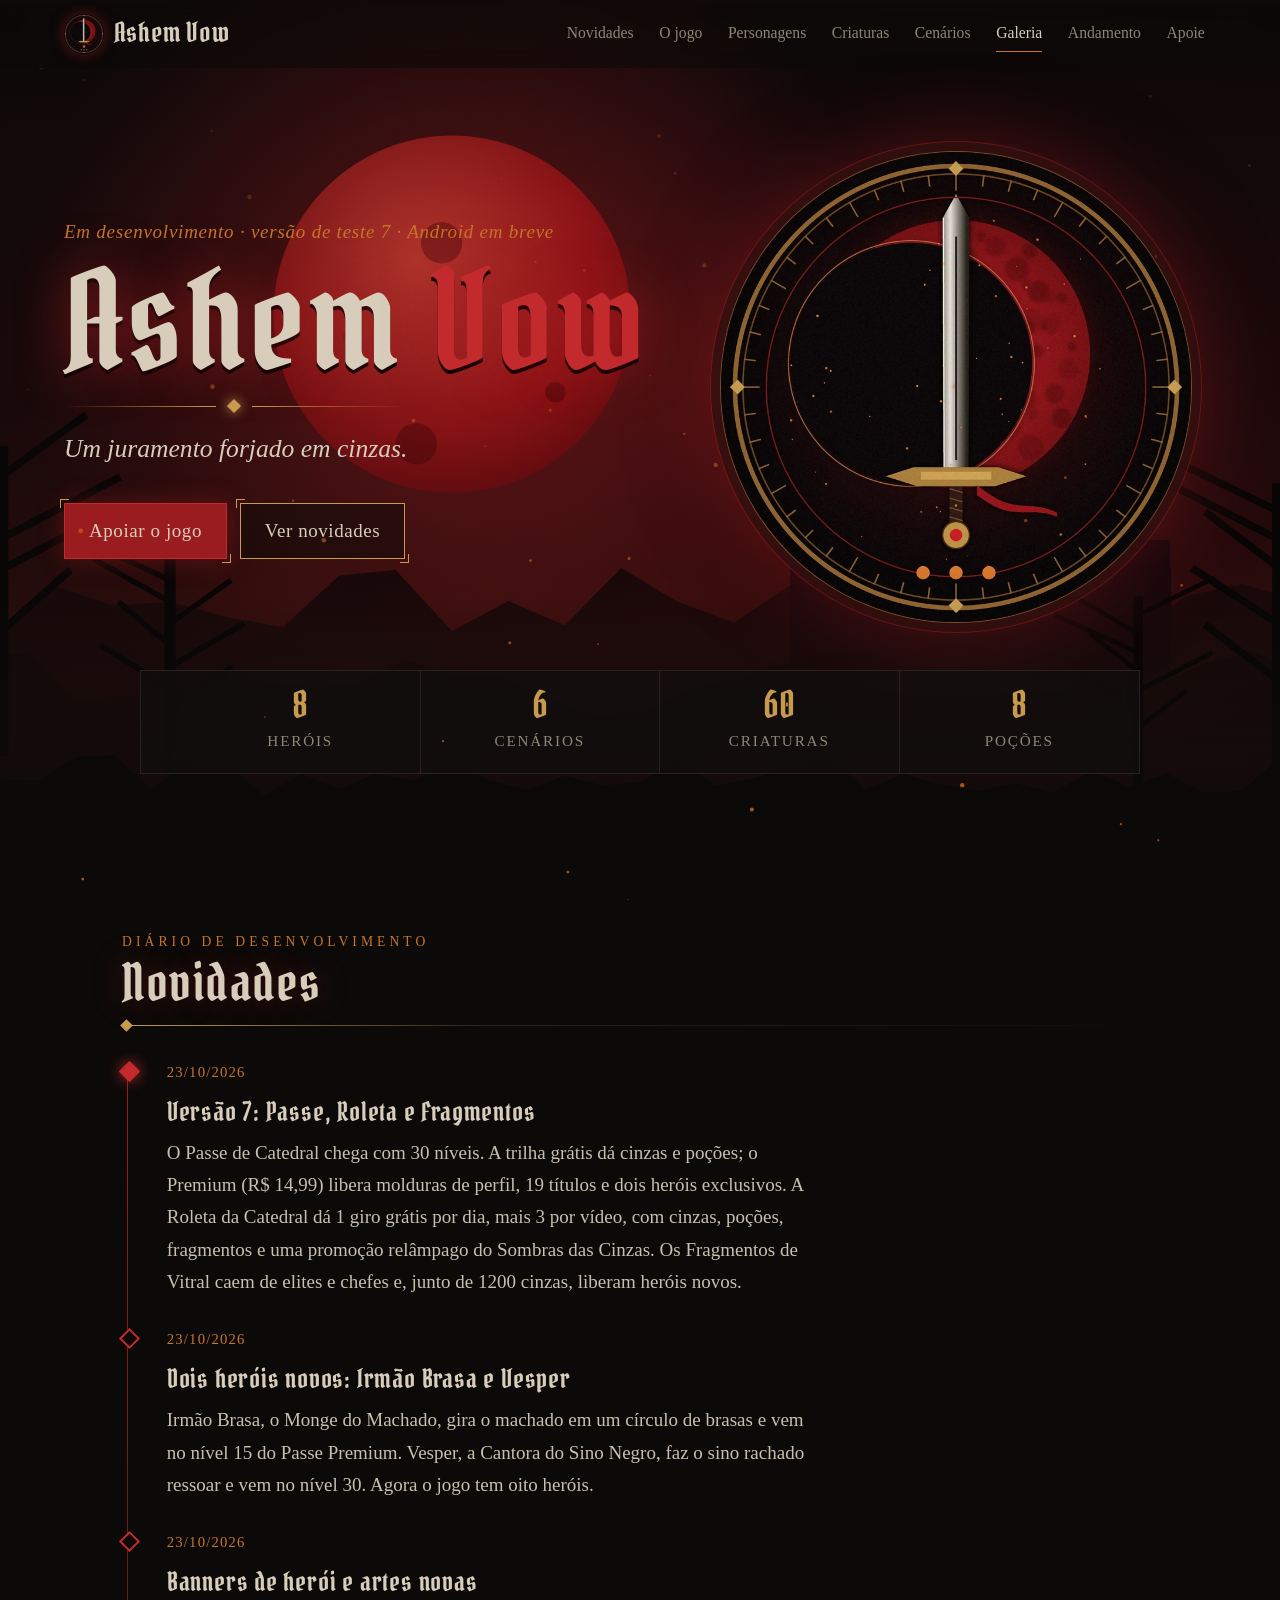
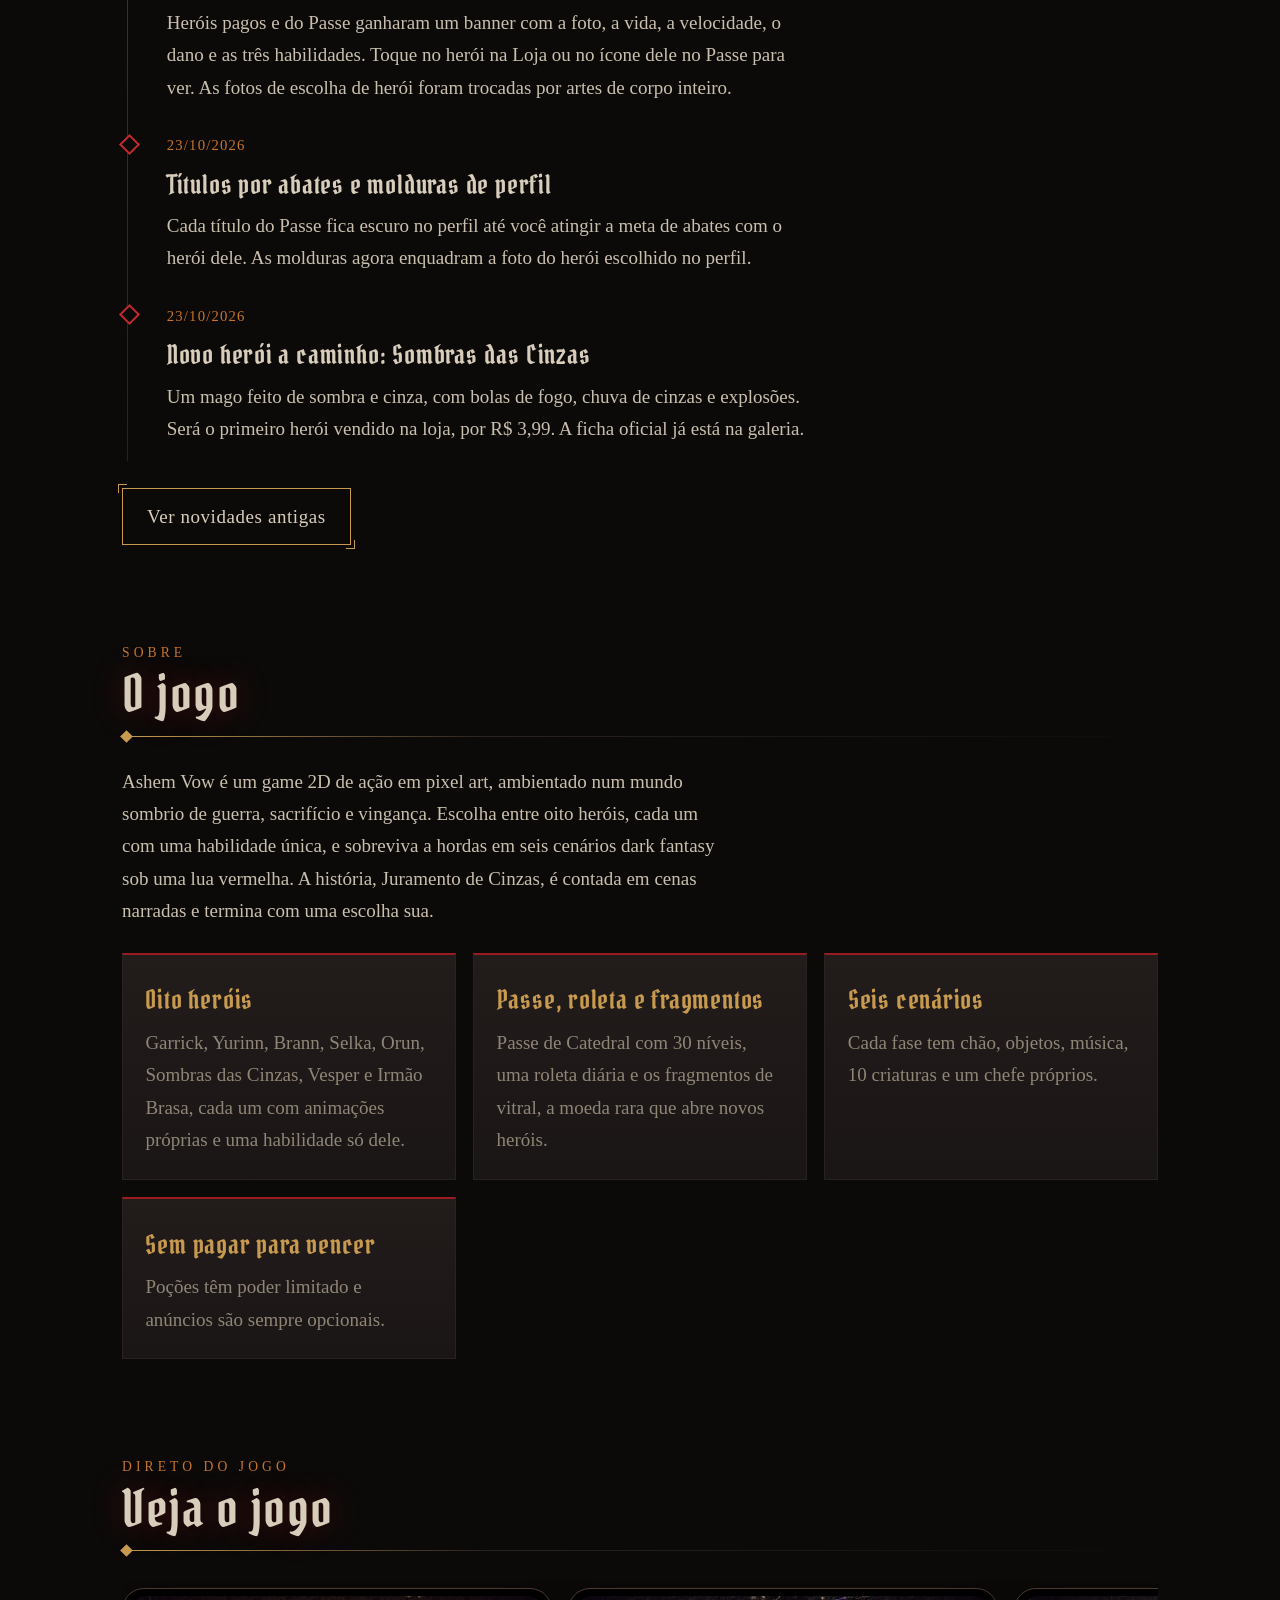
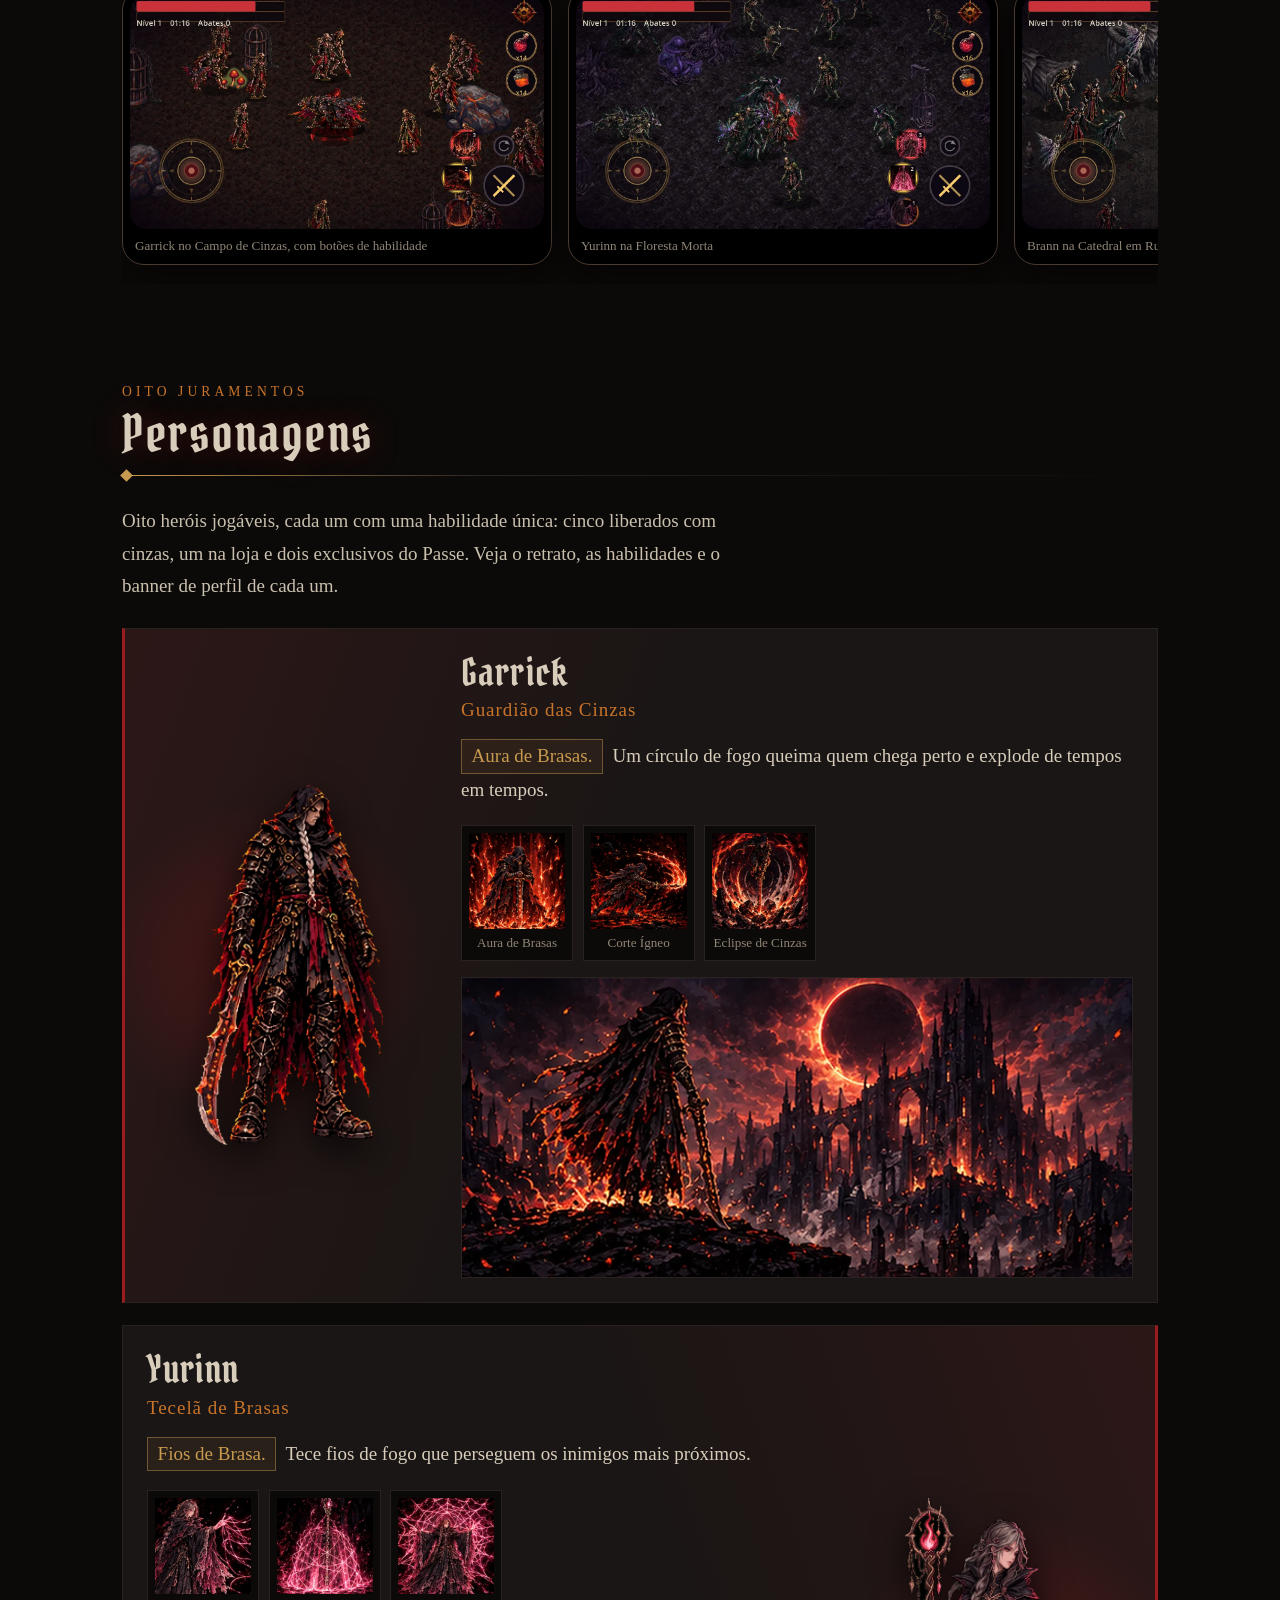
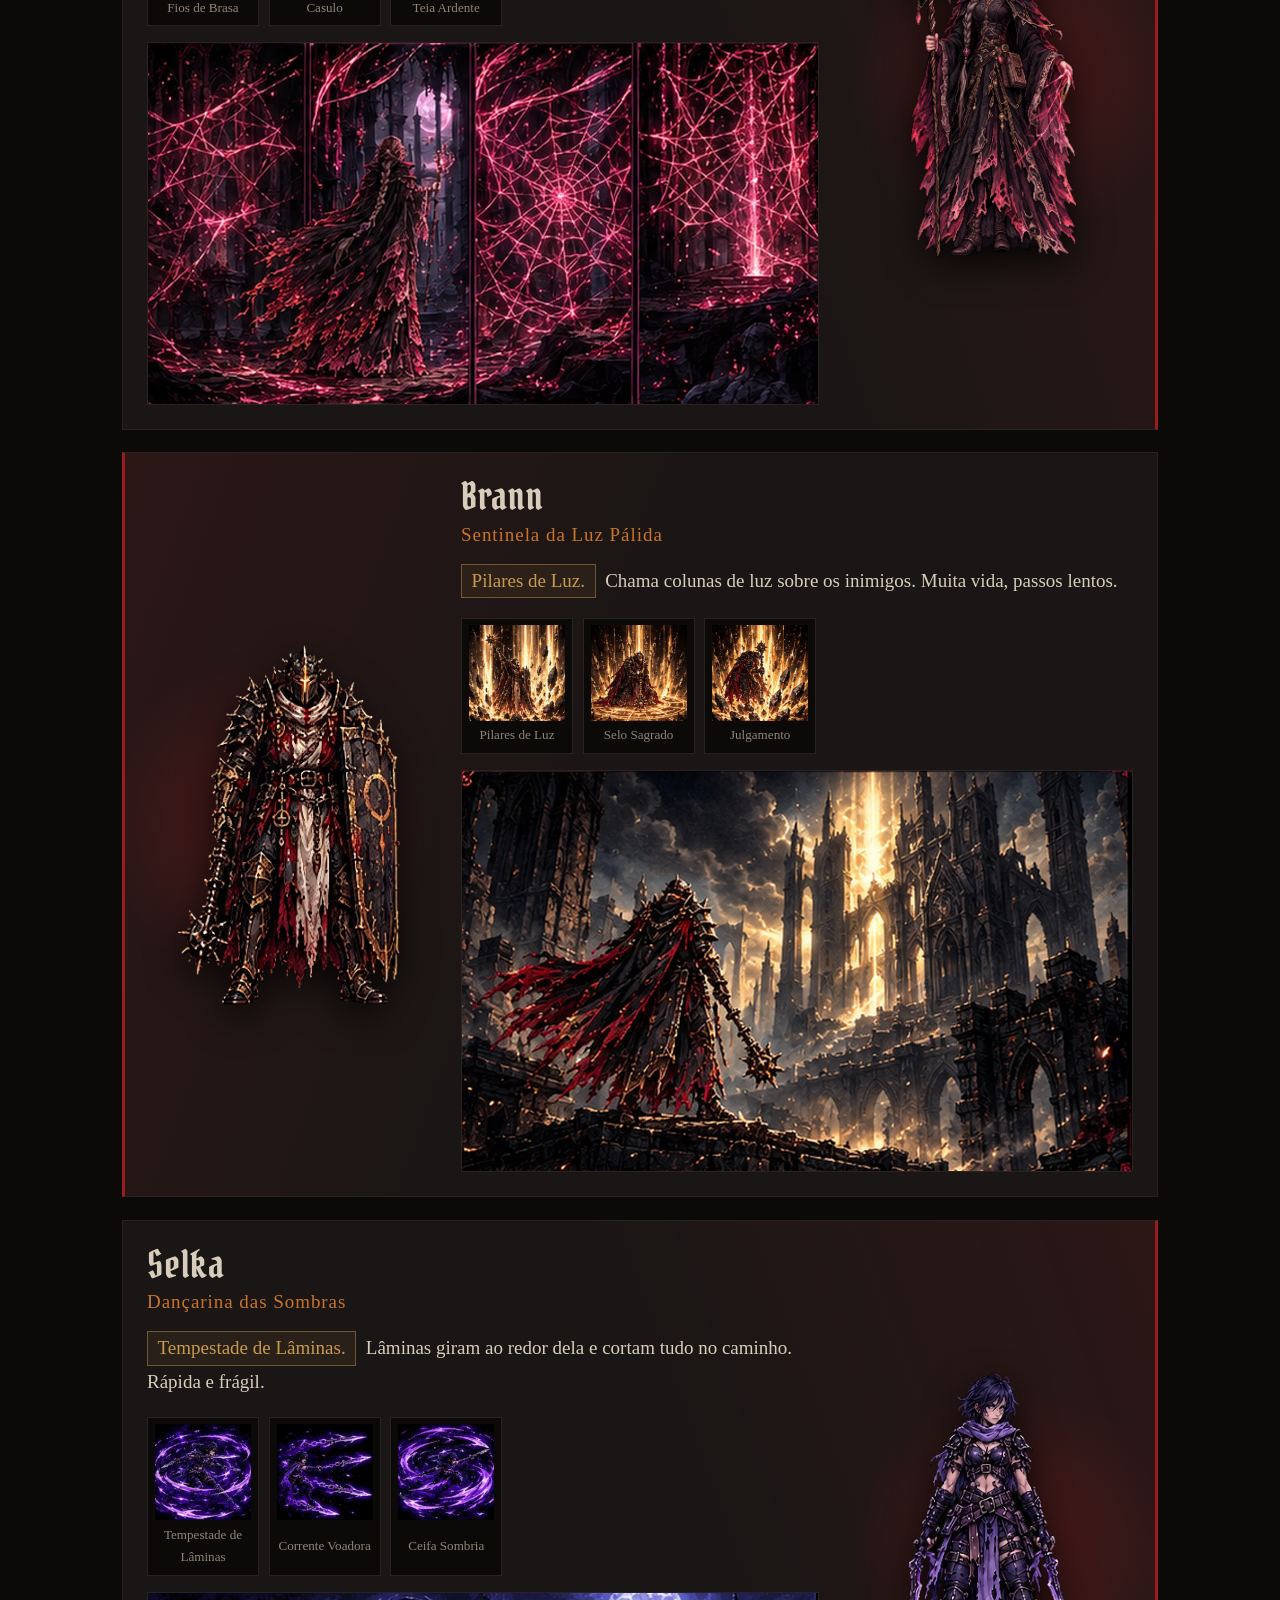
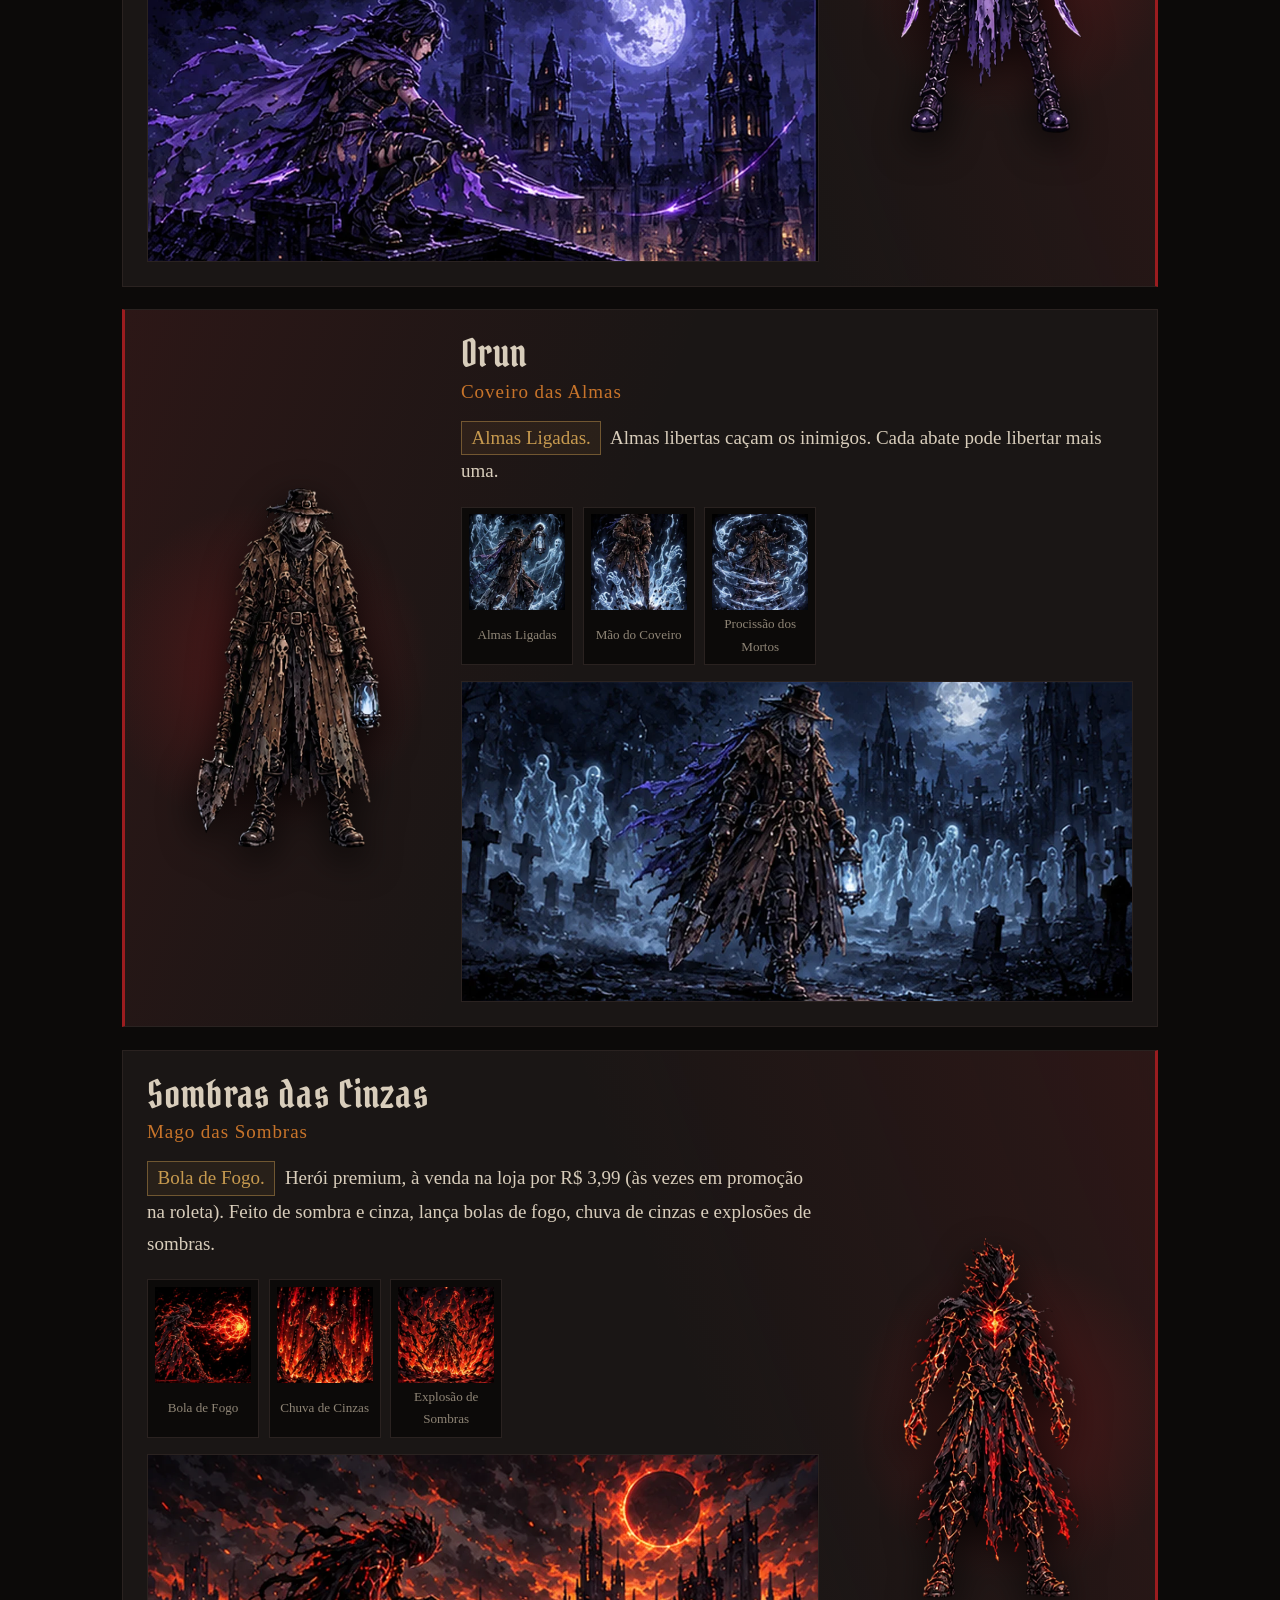
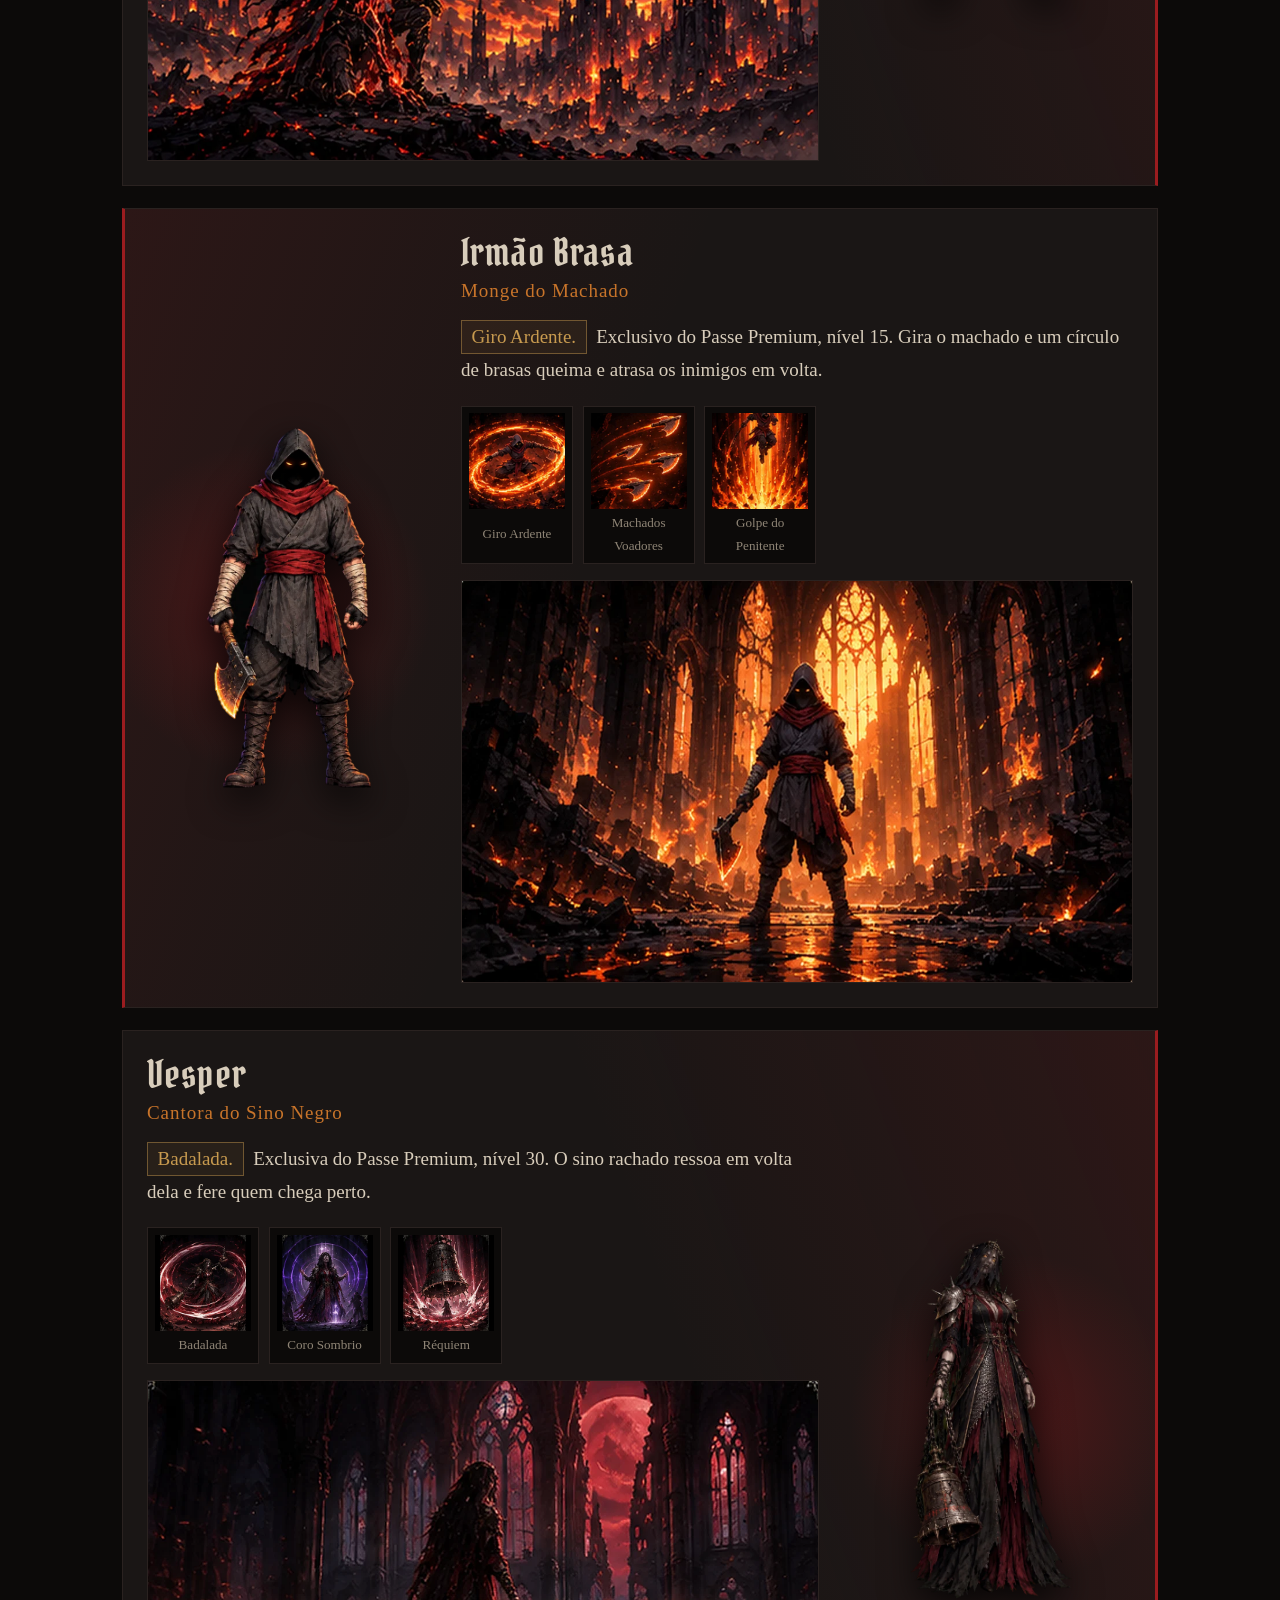
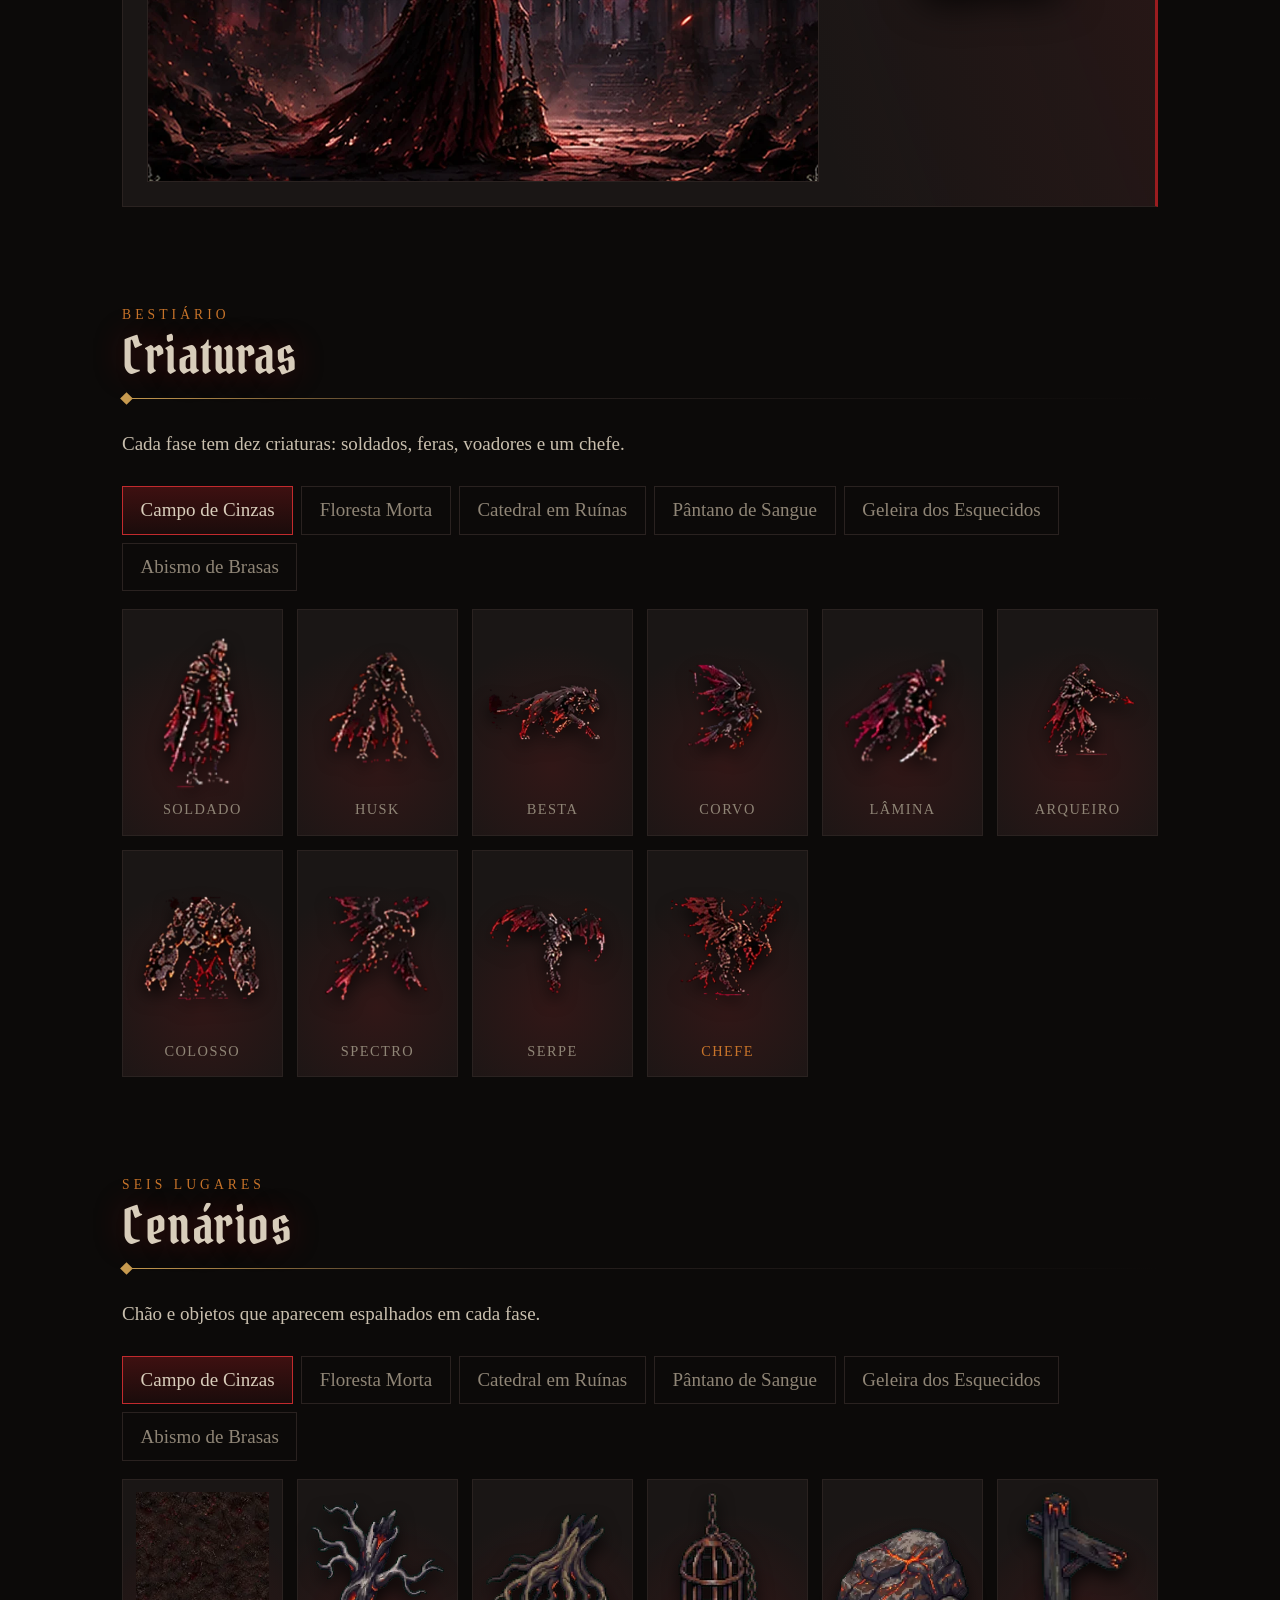
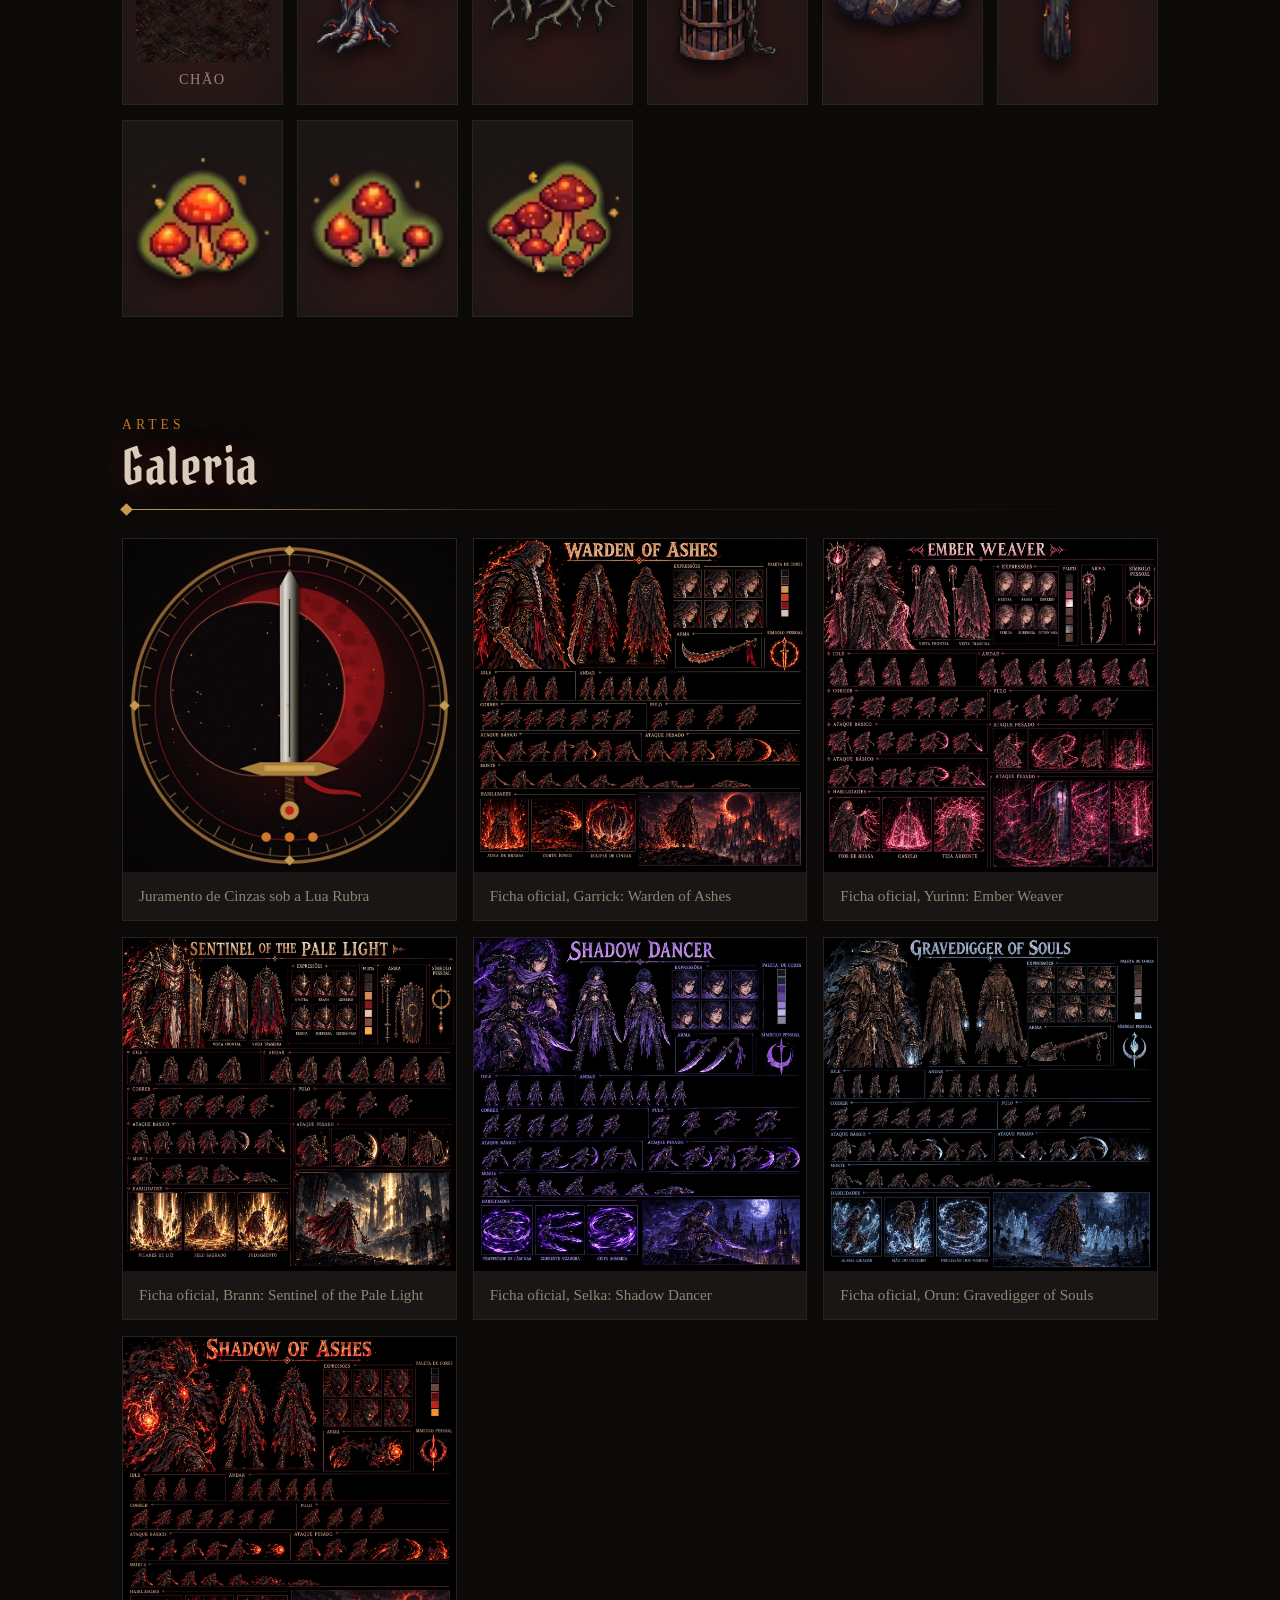
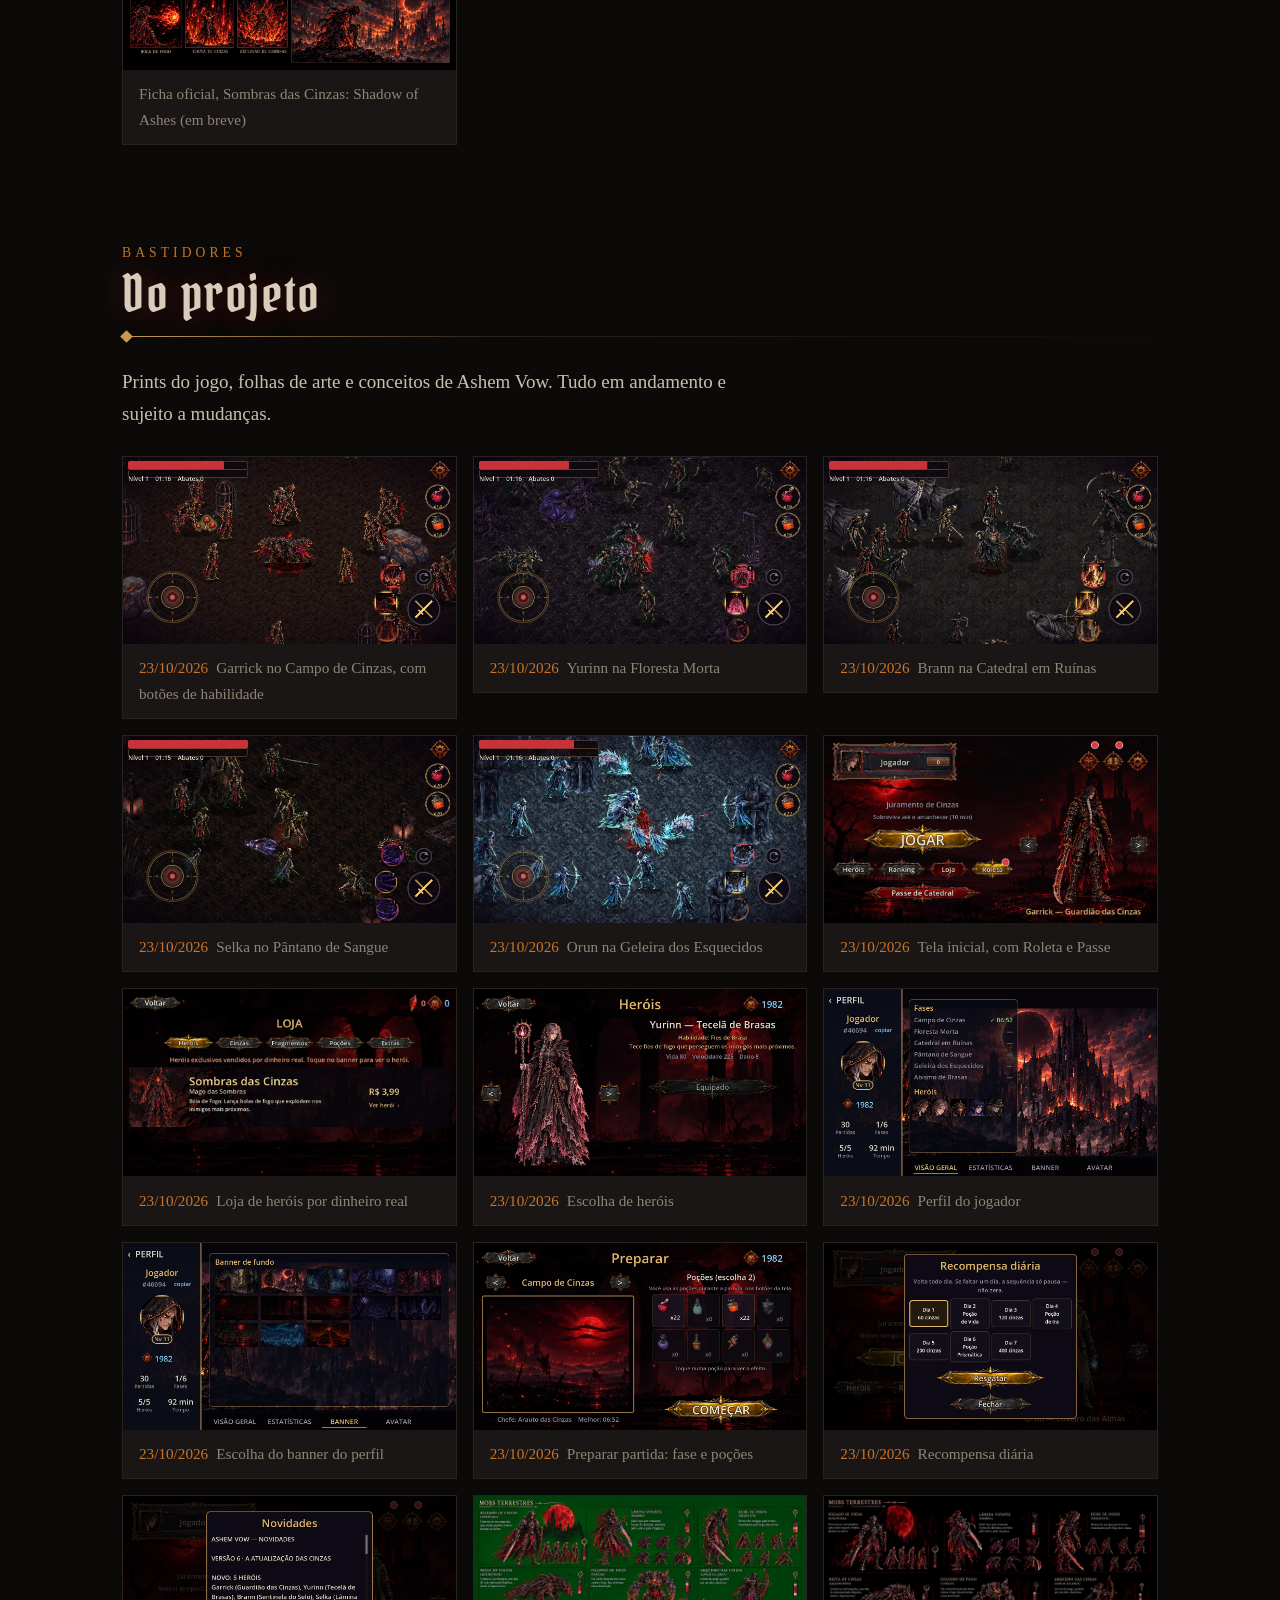
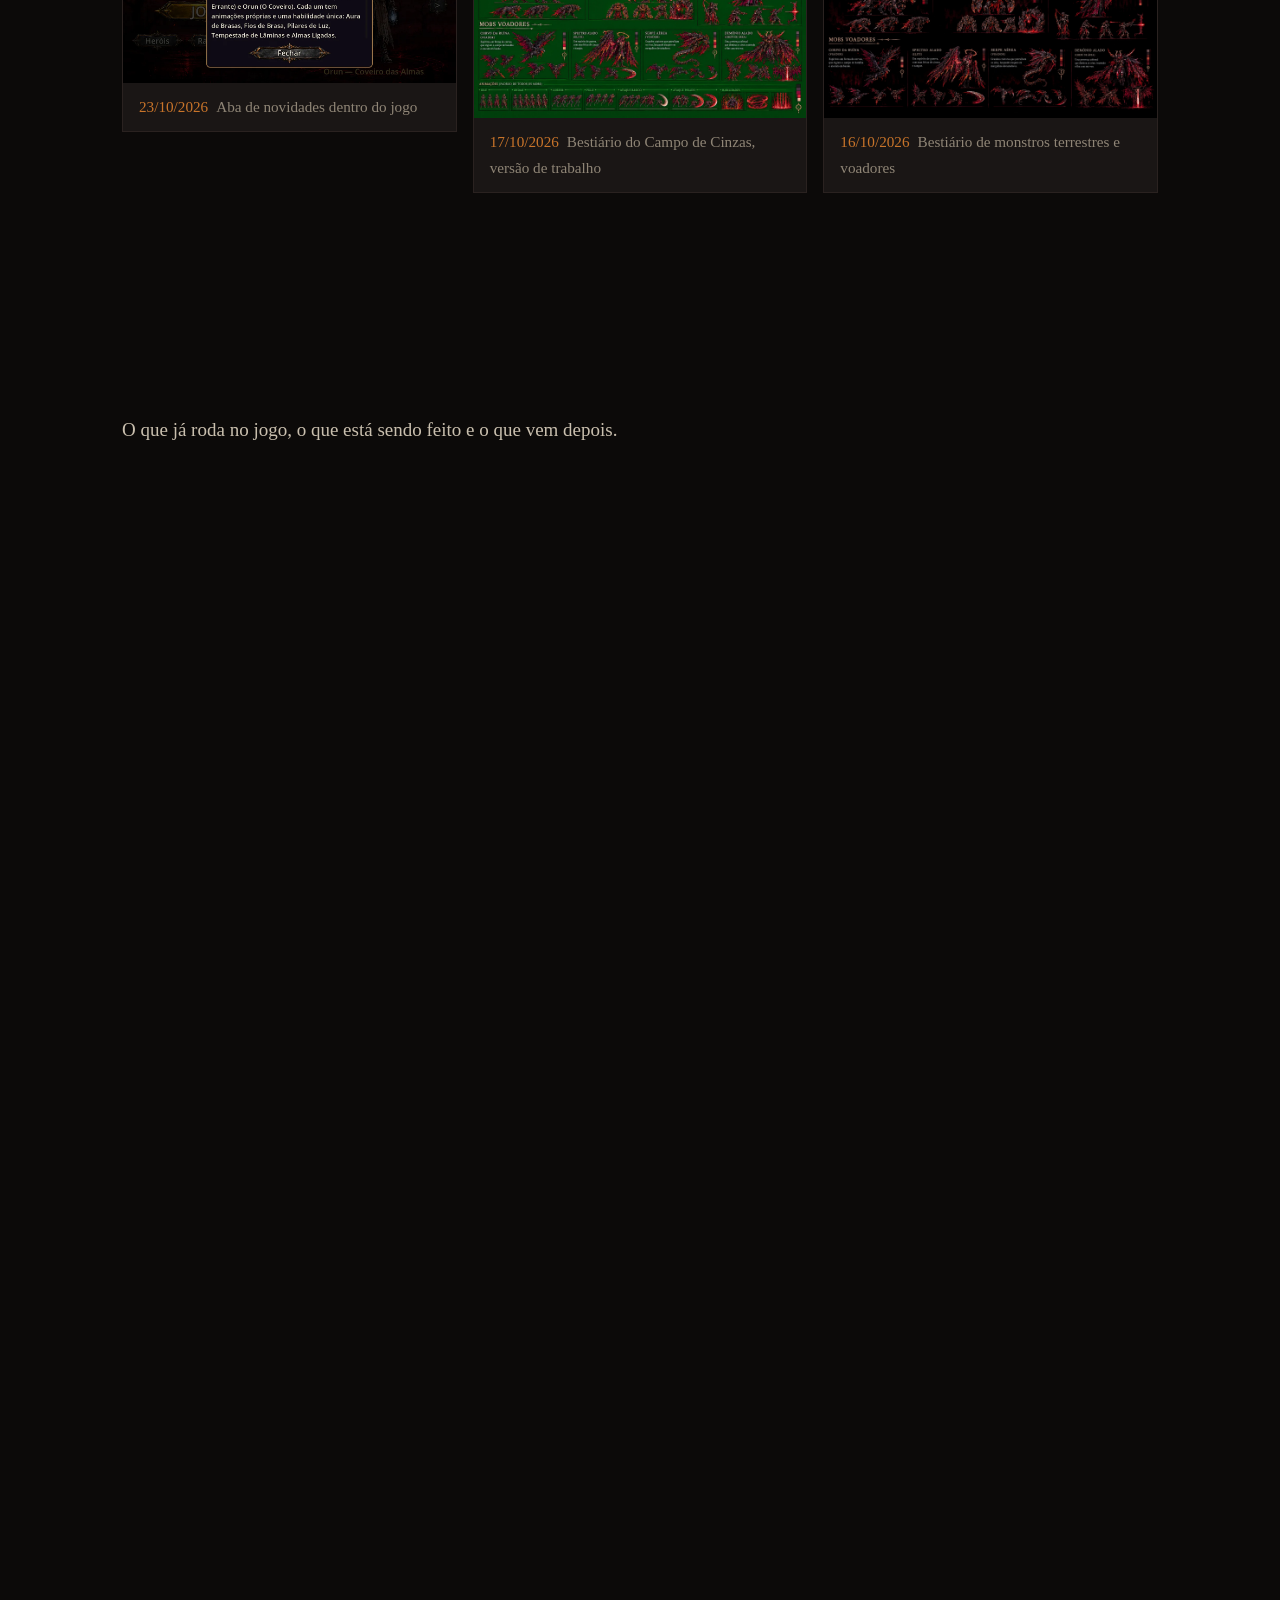
<file: index.html>
<!doctype html>
<html lang="pt-BR">
<head>
<meta charset="utf-8"><meta name="viewport" content="width=device-width,initial-scale=1">
<title>Ashem Vow · game 2D dark fantasy</title>
<meta name="description" content="Ashem Vow, game 2D dark fantasy em desenvolvimento por Teecki: 5 heróis, 6 cenários e uma história em cenas. Acompanhe e apoie o projeto.">
<meta property="og:title" content="Ashem Vow"><meta property="og:image" content="assets/og-image.jpg"><meta name="twitter:card" content="summary_large_image"><meta property="og:description" content="Um juramento forjado em cinzas.">
<meta name="theme-color" content="#0c0a09">
<link rel="icon" type="image/png" href="assets/favicon.png"><link rel="apple-touch-icon" href="assets/apple-touch-icon.png">
<link rel="preconnect" href="https://fonts.googleapis.com"><link rel="preconnect" href="https://fonts.gstatic.com" crossorigin>
<link href="https://fonts.googleapis.com/css2?family=Pirata+One&family=IM+Fell+English:ital@0;1&display=swap" rel="stylesheet">
<link rel="stylesheet" href="style.css">
<script async src="https://pagead2.googlesyndication.com/pagead/js/adsbygoogle.js?client=ca-pub-4655197030235579" crossorigin="anonymous"></script>
<meta name="google-adsense-account" content="ca-pub-4655197030235579">
</head>
<body>
<canvas id="embers" aria-hidden="true"></canvas>
<div id="progress" aria-hidden="true"></div>
<header class="nav" id="nav">
  <a class="logo" href="#topo"><img src="assets/emblema.webp" alt="" width="40" height="40">Ashem Vow</a>
  <button id="menu" class="menu" aria-label="Abrir menu" aria-expanded="false"><span></span><span></span><span></span></button>
  <nav id="links"><a href="#novidades">Novidades</a><a href="#jogo">O jogo</a><a href="#personagens">Personagens</a><a href="#criaturas">Criaturas</a><a href="#cenarios">Cenários</a><a href="#projeto">Galeria</a><a href="#andamento">Andamento</a><a href="#apoie">Apoie</a></nav>
</header>

<section id="topo" class="hero">
  <div class="hero-bg" aria-hidden="true"></div>
  <div class="hero-inner">
    <div class="hero-text">
      <p id="status" class="status"></p>
      <h1>Ashem <span>Vow</span></h1>
      <div class="orn" aria-hidden="true"><i></i><b></b><i></i></div>
      <p id="frase" class="frase"></p>
      <div class="btns"><a class="btn red" href="#apoie">Apoiar o jogo</a><a class="btn" href="#novidades">Ver novidades</a></div>
    </div>
    <div class="hero-art"><img class="hero-knight" src="assets/logo-ashem-vow.webp" alt="Logo de Ashem Vow: guerreiro encapuzado sob a lua vermelha"></div>
  </div>
  <ul id="stats" class="stats"></ul>
</section>

<main>
  <section id="novidades"><header class="sec"><span>Diário de desenvolvimento</span><h2>Novidades</h2></header>
    <div id="news" class="news"></div><button id="news-more" class="btn more" hidden>Ver novidades antigas</button></section>
  <div class="ad" data-ad></div>
  <section id="jogo"><header class="sec"><span>Sobre</span><h2>O jogo</h2></header><p id="sobre" class="lead"></p><div id="recursos" class="recursos"></div></section>
  <section id="veja"><header class="sec"><span>Direto do jogo</span><h2>Veja o jogo</h2></header><div id="prints" class="prints" tabindex="0" aria-label="Prints do jogo"></div></section>
  <section id="personagens"><header class="sec"><span>Oito juramentos</span><h2>Personagens</h2></header><p class="lead">Oito heróis jogáveis, cada um com uma habilidade única: cinco liberados com cinzas, um na loja e dois exclusivos do Passe. Veja o retrato, as habilidades e o banner de perfil de cada um.</p><div id="personagens-itens" class="herois"></div></section>
  <section id="criaturas"><header class="sec"><span>Bestiário</span><h2>Criaturas</h2></header><p class="lead">Cada fase tem dez criaturas: soldados, feras, voadores e um chefe.</p><div id="criaturas-abas" class="abas"></div><div id="criaturas-itens" class="criaturas"></div></section>
  <section id="cenarios"><header class="sec"><span>Seis lugares</span><h2>Cenários</h2></header><p class="lead">Chão e objetos que aparecem espalhados em cada fase.</p><div id="cenarios-abas" class="abas"></div><div id="cenarios-itens" class="cenarios"></div></section>
  <section id="galeria"><header class="sec"><span>Artes</span><h2>Galeria</h2></header><div id="galeria-itens" class="galeria"></div></section>
  <section id="projeto"><header class="sec"><span>Bastidores</span><h2>Do projeto</h2></header><p id="projeto-intro" class="lead"></p><div id="projeto-itens" class="galeria grande"></div></section>
  <section id="andamento"><header class="sec"><span>Roteiro</span><h2>Andamento</h2></header><p class="lead">O que já roda no jogo, o que está sendo feito e o que vem depois.</p><div id="andamento-itens" class="andamento"></div></section>
  <section id="apoie" class="apoie">
    <header class="sec"><span>Ajude o juramento</span><h2>Apoie Ashem Vow</h2></header>
    <p class="lead">Seu apoio paga ferramentas, arte e tempo de desenvolvimento. Qualquer valor ajuda.</p>
    <div class="apoie-grid">
      <div class="box"><h3>Pix</h3><p>Chave (<span id="pix-tipo"></span>):</p><code id="pix-chave"></code><button id="copiar" class="btn red">Copiar chave</button><p id="copiado" class="ok" aria-live="polite"></p></div>
      <div class="box"><h3>LivePix</h3><p>Doe com QR Code ou cartão:</p><iframe id="livepix" title="Doar via LivePix" loading="lazy"></iframe></div>
    </div>
  </section>
  <div class="ad" data-ad></div>
  <section id="criador"><header class="sec"><span>Quem faz</span><h2>Criador</h2></header><div class="criador"><div><h3 id="c-nome"></h3><p id="c-bio"></p></div>
    <div class="links"><a id="c-email" class="btn">E-mail</a><a id="c-insta" class="btn" target="_blank" rel="noopener">Instagram</a></div></div></section>
</main>
<footer>
  <img src="assets/emblema.webp" alt="" width="72" height="72">
  <p class="f-title">Ashem Vow</p>
  <p>© <span id="ano"></span> Ashem Vow · feito por <span id="f-nome"></span>. Projeto independente de homenagem ao dark fantasy.</p>
  <p><a href="#topo">Voltar ao topo ↑</a> · <a href="privacidade.html">Política de Privacidade</a></p>
</footer>
<script src="content.js"></script><script src="app.js"></script>
</body></html>
</file>
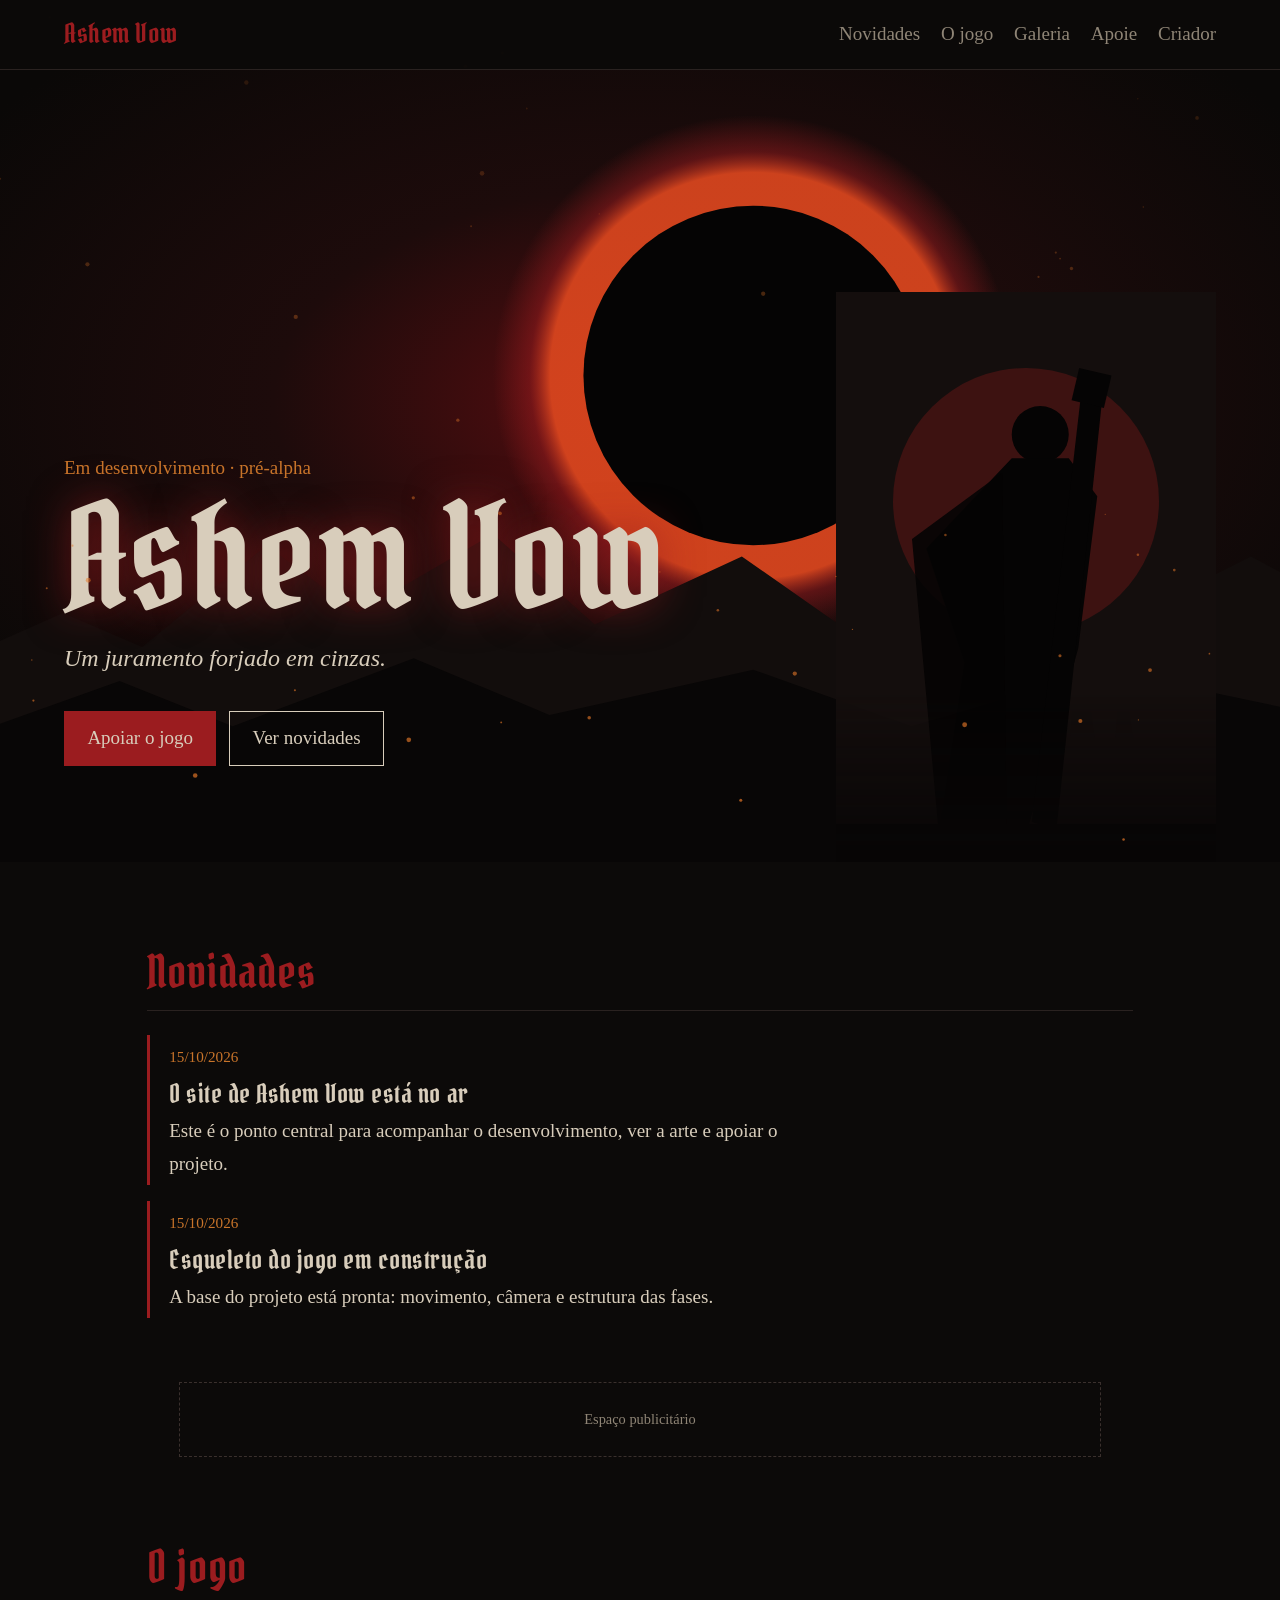
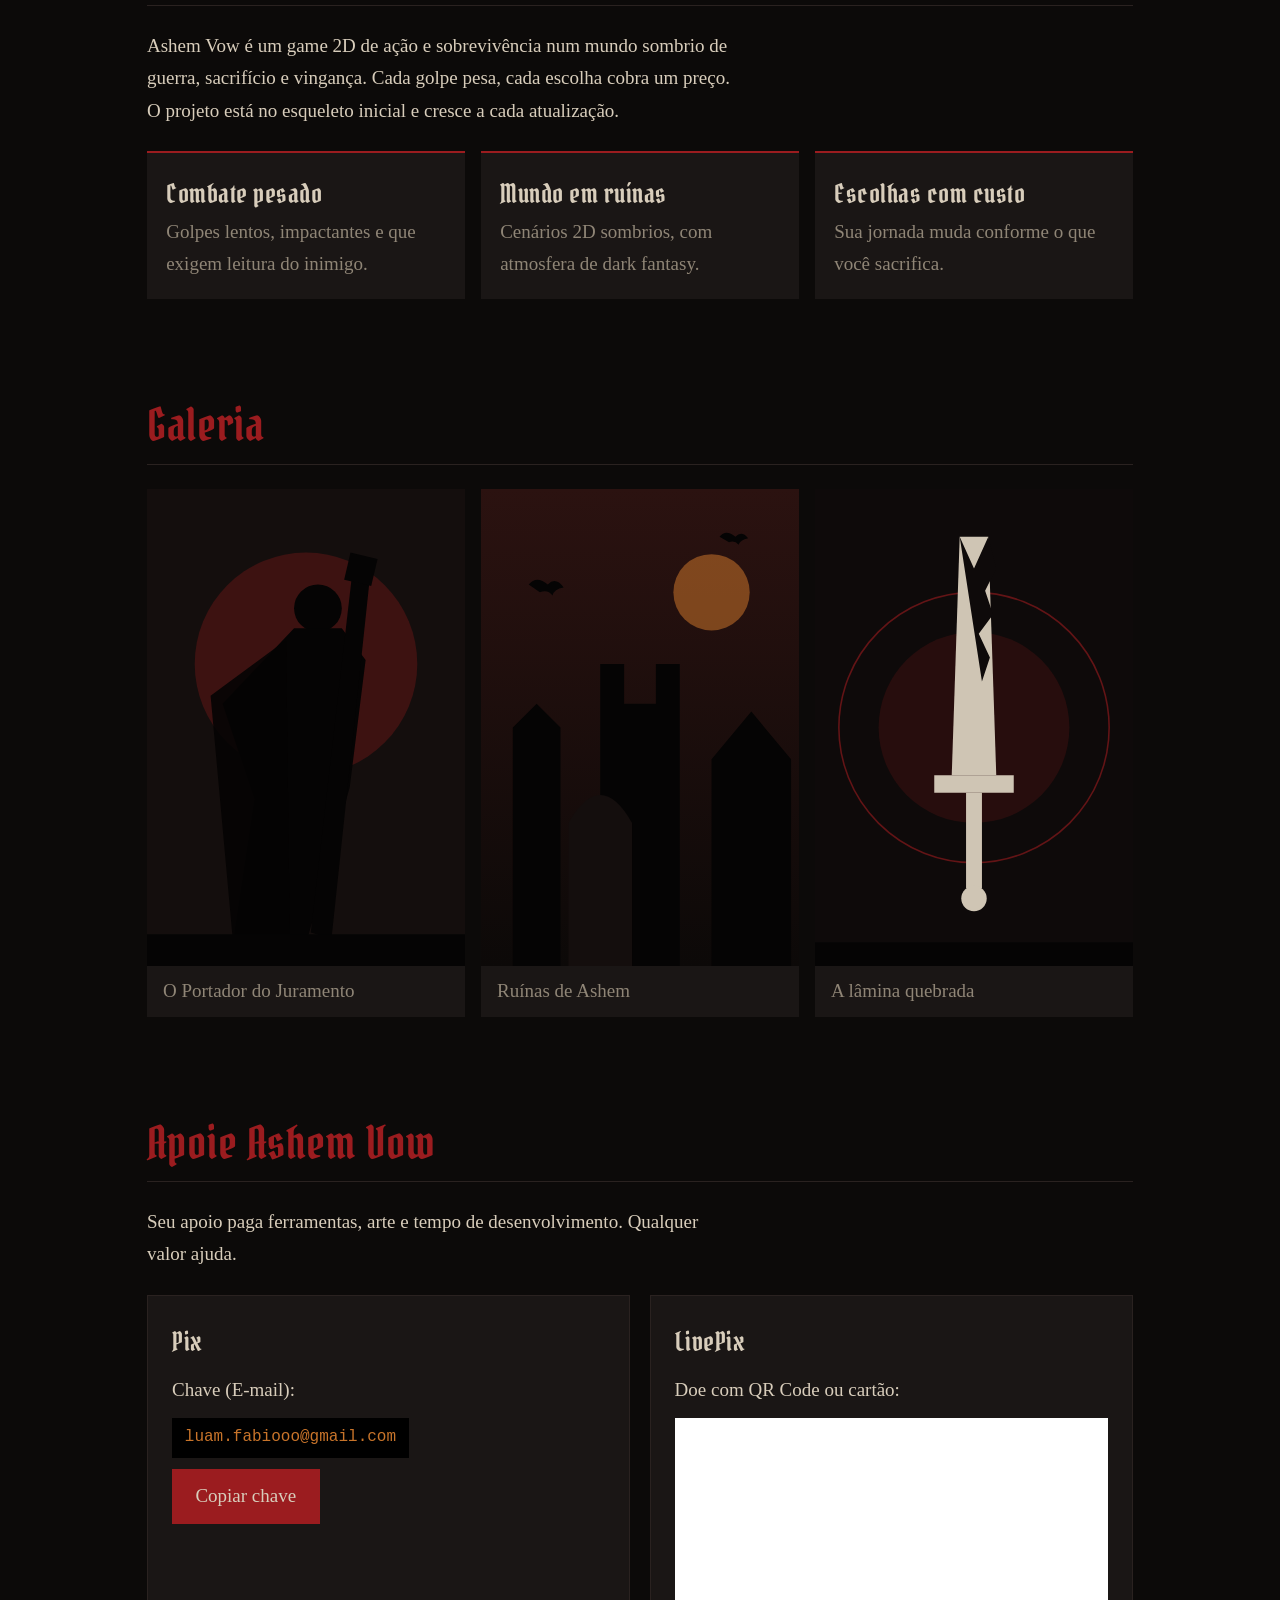
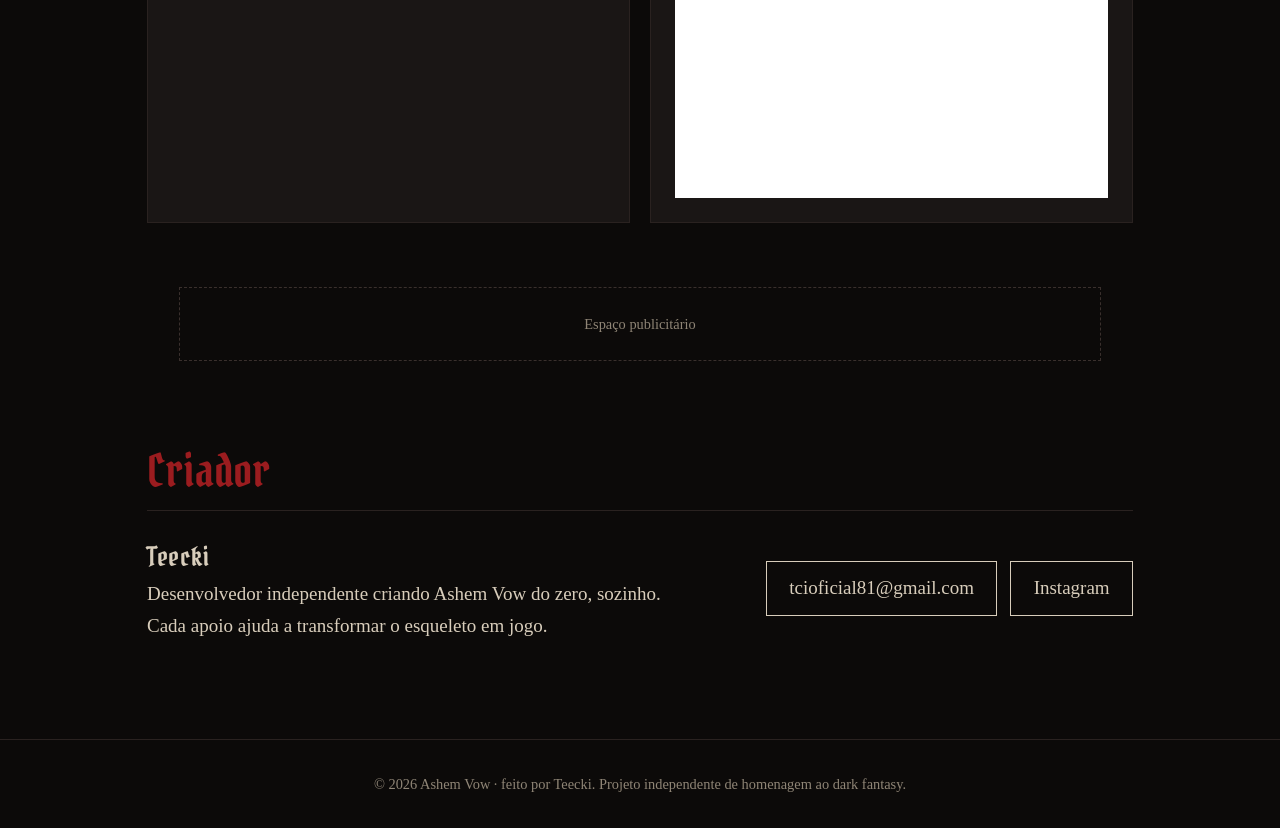
<file: ashem-vow_site/index.html>
<!doctype html>
<html lang="pt-BR">
<head>
<meta charset="utf-8"><meta name="viewport" content="width=device-width,initial-scale=1">
<title>Ashem Vow · game 2D dark fantasy</title>
<meta name="description" content="Ashem Vow, game 2D dark fantasy em desenvolvimento por Teecki. Acompanhe as novidades e apoie o projeto.">
<meta property="og:title" content="Ashem Vow"><meta property="og:description" content="Um juramento forjado em cinzas.">
<link rel="icon" href="assets/favicon.svg">
<link rel="preconnect" href="https://fonts.googleapis.com"><link rel="preconnect" href="https://fonts.gstatic.com" crossorigin>
<link href="https://fonts.googleapis.com/css2?family=Pirata+One&family=IM+Fell+English:ital@0;1&display=swap" rel="stylesheet">
<link rel="stylesheet" href="style.css">
</head>
<body>
<canvas id="embers" aria-hidden="true"></canvas>
<header class="nav">
  <a class="logo" href="#topo">Ashem Vow</a>
  <nav><a href="#novidades">Novidades</a><a href="#jogo">O jogo</a><a href="#galeria">Galeria</a><a href="#apoie">Apoie</a><a href="#criador">Criador</a></nav>
</header>

<section id="topo" class="hero">
  <div class="hero-text">
    <p id="status" class="status"></p>
    <h1>Ashem Vow</h1>
    <p id="frase" class="frase"></p>
    <div class="btns"><a class="btn red" href="#apoie">Apoiar o jogo</a><a class="btn" href="#novidades">Ver novidades</a></div>
  </div>
  <img class="hero-knight" src="assets/knight.svg" alt="Silhueta de um cavaleiro com uma espada gigante">
</section>

<main>
  <section id="novidades"><h2>Novidades</h2><div id="news" class="news"></div></section>
  <div class="ad" data-ad></div>
  <section id="jogo"><h2>O jogo</h2><p id="sobre" class="lead"></p><div id="recursos" class="recursos"></div></section>
  <section id="galeria"><h2>Galeria</h2><div id="galeria-itens" class="galeria"></div></section>
  <section id="apoie" class="apoie">
    <h2>Apoie Ashem Vow</h2>
    <p class="lead">Seu apoio paga ferramentas, arte e tempo de desenvolvimento. Qualquer valor ajuda.</p>
    <div class="apoie-grid">
      <div class="box"><h3>Pix</h3><p>Chave (<span id="pix-tipo"></span>):</p><code id="pix-chave"></code><button id="copiar" class="btn red">Copiar chave</button><p id="copiado" class="ok" aria-live="polite"></p></div>
      <div class="box"><h3>LivePix</h3><p>Doe com QR Code ou cartão:</p><iframe id="livepix" title="Doar via LivePix" loading="lazy"></iframe></div>
    </div>
  </section>
  <div class="ad" data-ad></div>
  <section id="criador"><h2>Criador</h2><div class="criador"><div><h3 id="c-nome"></h3><p id="c-bio"></p></div>
    <div class="links"><a id="c-email" class="btn">E-mail</a><a id="c-insta" class="btn" target="_blank" rel="noopener">Instagram</a></div></div></section>
</main>
<footer><p>© <span id="ano"></span> Ashem Vow · feito por <span id="f-nome"></span>. Projeto independente de homenagem ao dark fantasy.</p></footer>
<script src="content.js"></script><script src="app.js"></script>
</body></html>
</file>
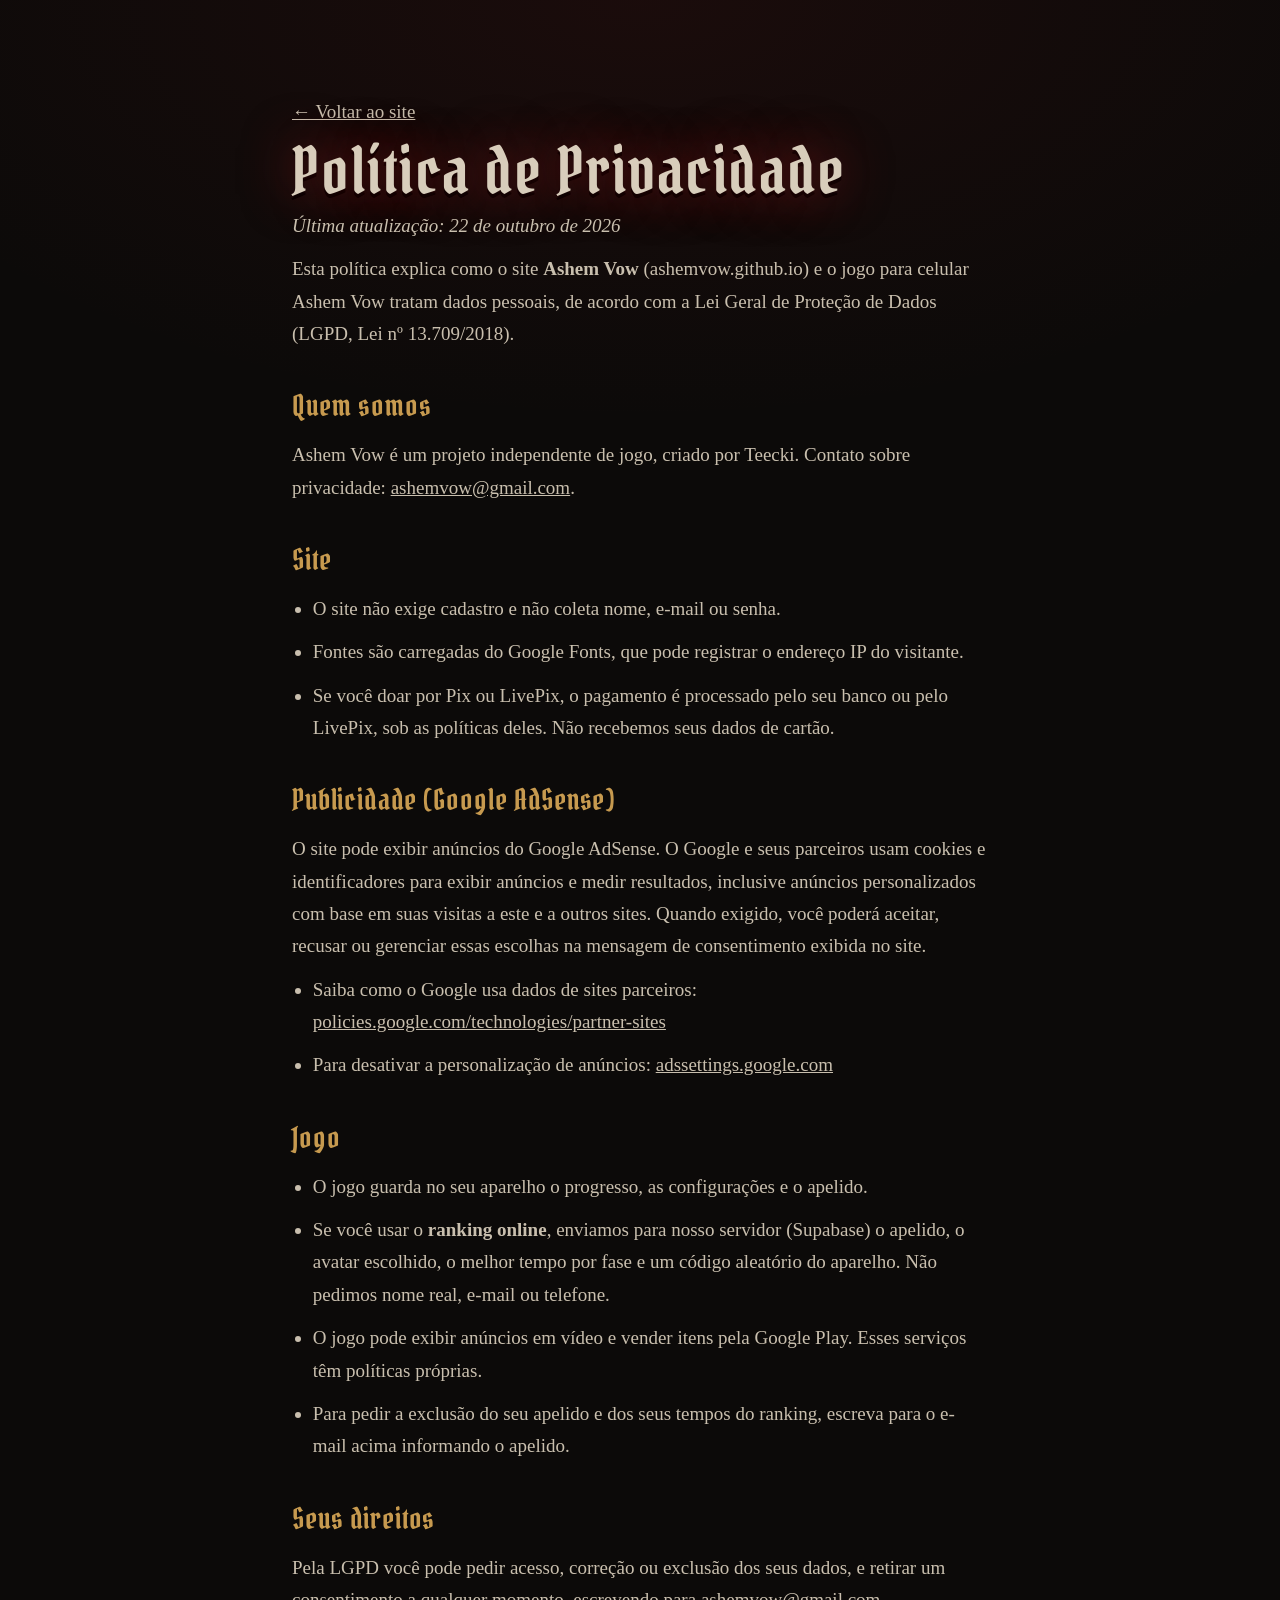
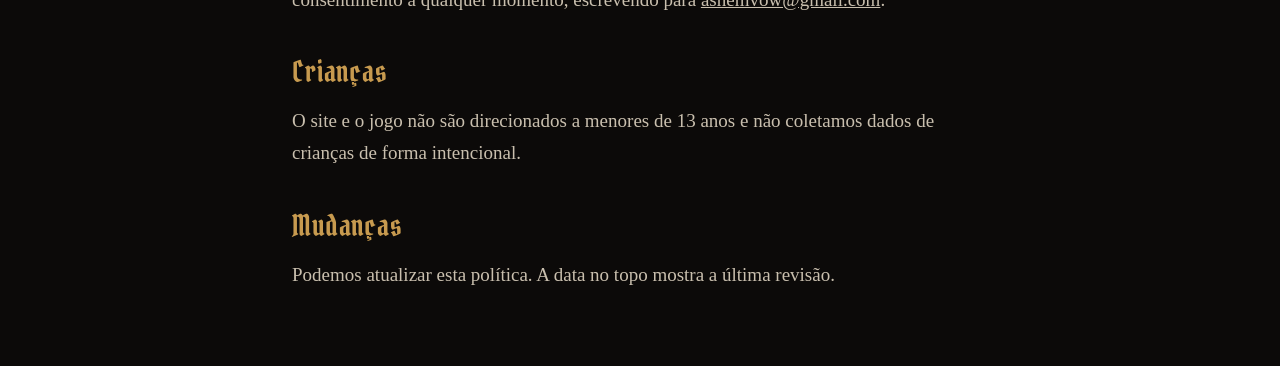
<file: privacidade.html>
<!doctype html>
<html lang="pt-BR">
<head>
<meta charset="utf-8"><meta name="viewport" content="width=device-width,initial-scale=1">
<title>Política de Privacidade · Ashem Vow</title>
<meta name="robots" content="index,follow">
<link rel="icon" type="image/png" href="assets/favicon.png">
<link href="https://fonts.googleapis.com/css2?family=Pirata+One&family=IM+Fell+English:ital@0;1&display=swap" rel="stylesheet">
<link rel="stylesheet" href="style.css">
<style>main.doc{max-width:760px;margin:0 auto;padding:6rem clamp(1rem,5vw,2rem) 4rem}main.doc h1{font-size:clamp(2.6rem,7vw,4rem);line-height:1;margin-bottom:.4rem}main.doc h2{font-size:1.8rem;margin:2rem 0 .5rem;color:var(--gold)}main.doc p,main.doc li{margin-bottom:.7rem;color:#c9bfae}main.doc ul{padding-left:1.3rem}.upd{color:var(--mut);font-style:italic}</style>
<script async src="https://pagead2.googlesyndication.com/pagead/js/adsbygoogle.js?client=ca-pub-4655197030235579" crossorigin="anonymous"></script>
<meta name="google-adsense-account" content="ca-pub-4655197030235579">
</head>
<body>
<main class="doc">
<p><a href="index.html">← Voltar ao site</a></p>
<h1>Política de Privacidade</h1>
<p class="upd">Última atualização: 22 de outubro de 2026</p>

<p>Esta política explica como o site <strong>Ashem Vow</strong> (ashemvow.github.io) e o jogo para celular Ashem Vow tratam dados pessoais, de acordo com a Lei Geral de Proteção de Dados (LGPD, Lei nº 13.709/2018).</p>

<h2>Quem somos</h2>
<p>Ashem Vow é um projeto independente de jogo, criado por Teecki. Contato sobre privacidade: <a href="mailto:ashemvow@gmail.com">ashemvow@gmail.com</a>.</p>

<h2>Site</h2>
<ul>
<li>O site não exige cadastro e não coleta nome, e-mail ou senha.</li>
<li>Fontes são carregadas do Google Fonts, que pode registrar o endereço IP do visitante.</li>
<li>Se você doar por Pix ou LivePix, o pagamento é processado pelo seu banco ou pelo LivePix, sob as políticas deles. Não recebemos seus dados de cartão.</li>
</ul>

<h2>Publicidade (Google AdSense)</h2>
<p>O site pode exibir anúncios do Google AdSense. O Google e seus parceiros usam cookies e identificadores para exibir anúncios e medir resultados, inclusive anúncios personalizados com base em suas visitas a este e a outros sites. Quando exigido, você poderá aceitar, recusar ou gerenciar essas escolhas na mensagem de consentimento exibida no site.</p>
<ul>
<li>Saiba como o Google usa dados de sites parceiros: <a href="https://policies.google.com/technologies/partner-sites" rel="noopener">policies.google.com/technologies/partner-sites</a></li>
<li>Para desativar a personalização de anúncios: <a href="https://adssettings.google.com" rel="noopener">adssettings.google.com</a></li>
</ul>

<h2>Jogo</h2>
<ul>
<li>O jogo guarda no seu aparelho o progresso, as configurações e o apelido.</li>
<li>Se você usar o <strong>ranking online</strong>, enviamos para nosso servidor (Supabase) o apelido, o avatar escolhido, o melhor tempo por fase e um código aleatório do aparelho. Não pedimos nome real, e-mail ou telefone.</li>
<li>O jogo pode exibir anúncios em vídeo e vender itens pela Google Play. Esses serviços têm políticas próprias.</li>
<li>Para pedir a exclusão do seu apelido e dos seus tempos do ranking, escreva para o e-mail acima informando o apelido.</li>
</ul>

<h2>Seus direitos</h2>
<p>Pela LGPD você pode pedir acesso, correção ou exclusão dos seus dados, e retirar um consentimento a qualquer momento, escrevendo para <a href="mailto:ashemvow@gmail.com">ashemvow@gmail.com</a>.</p>

<h2>Crianças</h2>
<p>O site e o jogo não são direcionados a menores de 13 anos e não coletamos dados de crianças de forma intencional.</p>

<h2>Mudanças</h2>
<p>Podemos atualizar esta política. A data no topo mostra a última revisão.</p>
</main>
</body></html>
</file>
<file: style.css>
:root{--ash:#0c0a09;--ash2:#120e0e;--iron:#1a1615;--iron2:#221c1b;--blood:#9b1c1f;--blood2:#c22a2d;--bone:#d8cdbb;--ember:#c8742a;--gold:#c79a4f;--mut:#8f8576;--line:#2a2220}
*{box-sizing:border-box;margin:0}
html{scroll-behavior:smooth;scroll-padding-top:76px}
body{background:var(--ash);color:var(--bone);font:19px/1.7 "IM Fell English",Georgia,serif;overflow-x:hidden;background-image:radial-gradient(1200px 600px at 50% 0,rgba(155,28,31,.10),transparent 70%)}
a{color:inherit}
img{max-width:100%}
h1,h2,h3,.logo,.f-title{font-family:"Pirata One","Times New Roman",serif;font-weight:400;letter-spacing:.03em}
::selection{background:var(--blood);color:#fff}
#embers{position:fixed;inset:0;width:100%;height:100%;pointer-events:none;z-index:5}
#progress{position:fixed;top:0;left:0;right:0;height:3px;z-index:30;background:linear-gradient(90deg,var(--blood),var(--ember),var(--gold));transform-origin:0 50%;transform:scaleX(0)}

/* navegação */
.nav{position:sticky;top:0;z-index:20;display:flex;justify-content:space-between;align-items:center;gap:1rem;padding:.65rem clamp(1rem,5vw,4rem);background:rgba(12,10,9,.55);backdrop-filter:blur(10px);-webkit-backdrop-filter:blur(10px);border-bottom:1px solid transparent;transition:.3s}
.nav.solid{background:rgba(12,10,9,.92);border-bottom-color:var(--line)}
.logo{display:inline-flex;align-items:center;gap:.6rem;font-size:1.7rem;text-decoration:none;color:var(--bone)}.logo img{border-radius:50%;box-shadow:0 0 14px rgba(155,28,31,.6)}
.nav nav{display:flex;gap:.2rem;flex-wrap:wrap}
.nav nav a{text-decoration:none;color:var(--mut);padding:.3rem .7rem;position:relative;font-size:.98rem}
.nav nav a::after{content:"";position:absolute;left:.7rem;right:.7rem;bottom:0;height:1px;background:var(--ember);transform:scaleX(0);transition:.25s}
.nav nav a:hover,.nav nav a.on{color:var(--bone)}.nav nav a:hover::after,.nav nav a.on::after{transform:scaleX(1)}
.menu{display:none;background:none;border:1px solid var(--line);padding:.55rem .6rem;cursor:pointer;flex-direction:column;gap:5px}
.menu span{display:block;width:22px;height:2px;background:var(--bone)}

/* hero */
.hero{position:relative;min-height:94vh;display:flex;flex-direction:column;justify-content:center;padding:0 clamp(1rem,5vw,4rem);overflow:hidden;margin-top:-64px}
.hero-bg{position:absolute;inset:0;background:linear-gradient(180deg,rgba(12,10,9,0),rgba(12,10,9,.1) 70%,var(--ash) 100%),url(assets/hero-bg.svg) center bottom/cover;filter:saturate(1.1)}
.hero-bg::after{content:"";position:absolute;inset:0;background:radial-gradient(80% 80% at 60% 45%,transparent,rgba(12,10,9,.6))}
.hero-inner{position:relative;display:grid;grid-template-columns:1.15fr 1fr;align-items:center;gap:2rem;max-width:1200px;width:100%;margin:0 auto;padding:7rem 0 3rem}
.status{color:var(--ember);margin-bottom:.8rem;font-style:italic;letter-spacing:.04em}
h1{font-size:clamp(4rem,11vw,8.5rem);line-height:.88;color:var(--bone);text-shadow:0 0 50px rgba(155,28,31,.75),0 4px 0 #000}
h1 span{color:var(--blood2)}
.orn{display:flex;align-items:center;gap:.8rem;margin:1.3rem 0 1rem;max-width:340px}
.orn i{flex:1;height:1px;background:linear-gradient(90deg,transparent,var(--gold))}.orn i:last-child{background:linear-gradient(270deg,transparent,var(--gold))}
.orn b{width:10px;height:10px;background:var(--gold);transform:rotate(45deg);box-shadow:0 0 12px var(--gold)}
.frase{font-style:italic;font-size:1.6rem;margin:0 0 2rem;color:var(--bone)}
.hero-art{display:grid;place-items:center}
.hero-knight{width:min(100%,470px);border-radius:50%;box-shadow:0 0 0 1px rgba(199,154,79,.45),0 0 0 10px rgba(12,10,9,.6),0 0 0 11px rgba(155,28,31,.5),0 0 90px rgba(155,28,31,.55);animation:float 7s ease-in-out infinite}
@keyframes float{50%{transform:translateY(-10px)}}
.stats{position:relative;list-style:none;display:grid;grid-template-columns:repeat(4,1fr);max-width:1000px;width:100%;margin:0 auto 2.5rem;border:1px solid var(--line);background:rgba(18,14,14,.8);backdrop-filter:blur(6px)}
.stats li{padding:1rem .5rem;text-align:center;border-right:1px solid var(--line)}.stats li:last-child{border:0}
.stats b{display:block;font:400 2.3rem/1 "Pirata One",serif;color:var(--gold)}.stats span{color:var(--mut);font-size:.95rem;text-transform:uppercase;letter-spacing:.12em}

/* botões */
.btns,.links{display:flex;gap:.8rem;flex-wrap:wrap}
.btn{display:inline-block;padding:.7rem 1.5rem;border:1px solid var(--gold);background:rgba(12,10,9,.5);color:var(--bone);font:inherit;text-decoration:none;cursor:pointer;transition:.25s;position:relative;letter-spacing:.03em}
.btn::before,.btn::after{content:"";position:absolute;width:8px;height:8px;border:1px solid var(--gold);transition:.25s}
.btn::before{top:-5px;left:-5px;border-right:0;border-bottom:0}.btn::after{bottom:-5px;right:-5px;border-left:0;border-top:0}
.btn:hover{background:var(--bone);color:var(--ash);border-color:var(--bone)}.btn:hover::before,.btn:hover::after{width:calc(100% + 10px);height:calc(100% + 10px);opacity:.0}
.btn.red{background:var(--blood);border-color:var(--blood2);box-shadow:0 0 24px rgba(155,28,31,.45)}.btn.red:hover{background:var(--blood2);color:#fff}
.btn.more{margin-top:1.2rem}
:focus-visible{outline:2px solid var(--ember);outline-offset:3px}

/* seções */
main{max-width:1100px;margin:auto;padding:0 clamp(1rem,5vw,2rem)}
section{padding:5rem 0 1rem}
.sec{margin-bottom:1.8rem;position:relative;padding-bottom:1rem}
.sec span{display:block;color:var(--ember);font-size:.85rem;text-transform:uppercase;letter-spacing:.3em;margin-bottom:.2rem}
.sec h2{font-size:3.2rem;color:var(--bone);line-height:1.05;text-shadow:0 0 30px rgba(155,28,31,.4)}
.sec::after{content:"";position:absolute;left:0;bottom:0;width:100%;height:1px;background:linear-gradient(90deg,var(--gold),var(--line) 35%,transparent)}
.sec::before{content:"";position:absolute;left:0;bottom:-4px;width:9px;height:9px;background:var(--gold);transform:rotate(45deg)}
h3{font-size:1.65rem}
.lead{max-width:64ch;margin-bottom:1.6rem;color:#c9bfae}

/* novidades: linha do tempo */
.news{display:grid;gap:0;position:relative;padding-left:1.6rem}
.news::before{content:"";position:absolute;left:5px;top:.5rem;bottom:.5rem;width:1px;background:linear-gradient(var(--blood),var(--line))}
.news article{position:relative;padding:0 0 1.5rem 1.2rem}
.news article::before{content:"";position:absolute;left:-1.6rem;top:.55rem;width:11px;height:11px;background:var(--ash);border:2px solid var(--blood2);transform:rotate(45deg)}
.news article:first-child::before{background:var(--blood2);box-shadow:0 0 14px var(--blood2)}
.news time{color:var(--ember);font-size:.92rem;letter-spacing:.08em}.news h3{margin:.1rem 0 .2rem}.news p{max-width:68ch;color:#c9bfae}

/* cartões */
.recursos{display:grid;grid-template-columns:repeat(auto-fit,minmax(250px,1fr));gap:1.1rem}
.recursos div,.andamento div,.box{background:linear-gradient(180deg,var(--iron2),var(--iron));padding:1.4rem;border:1px solid var(--line);border-top:2px solid var(--blood);position:relative;transition:.3s}
.recursos div:hover,.andamento div:hover{transform:translateY(-4px);border-color:#4a3a30;box-shadow:0 10px 30px rgba(0,0,0,.5),0 0 30px rgba(155,28,31,.15)}
.recursos h3{color:var(--gold);margin-bottom:.3rem}.recursos p{color:var(--mut)}

/* prints */
.prints{display:flex;align-items:flex-start;gap:1rem;overflow-x:auto;scroll-snap-type:x mandatory;padding:.5rem .2rem 1.2rem;scrollbar-color:var(--blood) var(--iron)}
.prints figure{flex:0 0 230px;scroll-snap-align:start;background:#000;border:1px solid #4a3a30;border-radius:22px;padding:7px;cursor:zoom-in;box-shadow:0 14px 40px rgba(0,0,0,.6);transition:.3s}
.prints figure:hover{transform:translateY(-6px);box-shadow:0 18px 50px rgba(0,0,0,.7),0 0 36px rgba(155,28,31,.3)}
.prints figure.land{flex-basis:430px}
.prints img{width:100%;display:block;border-radius:16px}
.prints figcaption{font-size:.82rem;color:var(--mut);padding:.5rem .3rem .2rem;line-height:1.3}

/* heróis */
.herois{display:grid;gap:1.4rem}
.heroi{display:grid;grid-template-columns:minmax(170px,280px) 1fr;gap:2rem;background:linear-gradient(110deg,rgba(155,28,31,.14),transparent 45%),var(--iron);padding:1.5rem;border:1px solid var(--line);border-left:3px solid var(--blood);align-items:center;position:relative;overflow:hidden}
.heroi::before{content:"";position:absolute;left:-40px;top:50%;width:360px;height:360px;transform:translateY(-50%);background:radial-gradient(circle,rgba(155,28,31,.35),transparent 65%);pointer-events:none}
.heroi:nth-child(even){grid-template-columns:1fr minmax(170px,280px);border-left:1px solid var(--line);border-right:3px solid var(--blood);background:linear-gradient(250deg,rgba(155,28,31,.14),transparent 45%),var(--iron)}
.heroi:nth-child(even) .hp{order:2}.heroi:nth-child(even)::before{left:auto;right:-40px}
.heroi .hp{position:relative;width:100%;max-height:360px;object-fit:contain;cursor:zoom-in;filter:drop-shadow(0 12px 18px rgba(0,0,0,.8));transition:.3s}
.heroi .hp:hover{transform:scale(1.03)}
.heroi h3{font-size:2.4rem;line-height:1}
.heroi .tit{color:var(--ember);margin:.2rem 0 .8rem;letter-spacing:.05em}
.heroi b{color:var(--gold);font-weight:400;display:inline-block;border:1px solid rgba(199,154,79,.45);padding:0 .6rem;margin-right:.3rem;background:rgba(199,154,79,.08)}
.hab{display:flex;gap:.6rem;flex-wrap:wrap;margin-top:1.2rem}.hab button{background:#0c0a09;border:1px solid var(--line);color:var(--mut);font:inherit;font-size:.82rem;padding:.4rem;cursor:pointer;width:112px;display:grid;gap:.2rem;justify-items:center;transition:.2s}.hab button:hover{border-color:var(--ember);color:var(--bone)}.hab button img{width:96px;height:96px;object-fit:cover}.heroi .bnr{width:100%;margin-top:1rem;border:1px solid var(--line);cursor:zoom-in;display:block}
.skins button{background:#0c0a09;border:1px solid var(--line);color:var(--mut);font:inherit;font-size:.82rem;padding:.4rem;cursor:pointer;width:108px;display:grid;gap:.2rem;justify-items:center;transition:.2s}
.skins button:hover{border-color:#5a4535}.skins button img{height:88px;object-fit:contain}.skins button.on{border-color:var(--ember);color:var(--bone);box-shadow:0 0 16px rgba(200,116,42,.3)}

/* abas */
.abas{display:flex;gap:.5rem;flex-wrap:wrap;margin-bottom:1.1rem}
.abas button{background:transparent;border:1px solid var(--line);color:var(--mut);font:inherit;padding:.45rem 1.1rem;cursor:pointer;transition:.2s}
.abas button:hover{color:var(--bone);border-color:#5a4535}
.abas button.on{border-color:var(--blood2);color:var(--bone);background:linear-gradient(180deg,rgba(155,28,31,.35),rgba(155,28,31,.1))}
.criaturas,.cenarios{display:grid;grid-template-columns:repeat(auto-fill,minmax(160px,1fr));gap:.9rem}
.criaturas figure,.cenarios figure{background:radial-gradient(circle at 50% 70%,rgba(155,28,31,.18),transparent 70%),var(--iron);padding:.8rem;text-align:center;cursor:zoom-in;margin:0;border:1px solid var(--line);transition:.3s}
.criaturas figure:hover,.cenarios figure:hover{transform:translateY(-4px);border-color:var(--blood)}
.criaturas img,.cenarios img{width:100%;height:170px;object-fit:contain;display:block;filter:drop-shadow(0 8px 8px rgba(0,0,0,.7))}
.cenarios figure.chao img{object-fit:cover;cursor:default;filter:none}
.criaturas figcaption,.cenarios figcaption{color:var(--mut);font-size:.9rem;padding:.3rem 0 0;text-transform:uppercase;letter-spacing:.1em}
.criaturas figure:last-child figcaption{color:var(--ember)}

/* galeria */
.galeria{display:grid;grid-template-columns:repeat(auto-fit,minmax(250px,1fr));gap:1rem;align-items:start}
.galeria.grande{grid-template-columns:repeat(auto-fit,minmax(320px,1fr))}
.galeria figure{background:var(--iron);cursor:zoom-in;overflow:hidden;border:1px solid var(--line);transition:.3s}
.galeria figure:hover{border-color:#5a4535;box-shadow:0 10px 30px rgba(0,0,0,.5)}
.galeria img{width:100%;display:block;transition:transform .5s}.galeria figure:hover img{transform:scale(1.05)}
.galeria figcaption{padding:.7rem 1rem;color:var(--mut);font-size:.95rem}.galeria figcaption time{color:var(--ember);margin-right:.5rem}

/* andamento */
.andamento{display:grid;grid-template-columns:repeat(auto-fit,minmax(270px,1fr));gap:1.1rem}
.andamento div:nth-child(2){border-top-color:var(--ember)}.andamento div:nth-child(3){border-top-color:var(--mut)}
.andamento h3{margin-bottom:.7rem;color:var(--gold)}.andamento ul{padding-left:1.1rem;color:#b3a998;display:grid;gap:.5rem}.andamento li::marker{color:var(--ember)}

/* apoie e criador */
.apoie-grid{display:grid;grid-template-columns:repeat(auto-fit,minmax(300px,1fr));gap:1.2rem}
.box{display:flex;flex-direction:column;gap:.7rem;align-items:flex-start}.box h3{color:var(--gold)}
code{background:#000;padding:.45rem .9rem;color:var(--ember);word-break:break-all;font-size:1rem;border:1px solid var(--line)}
.ok{color:#7fbf7f;min-height:1.4em}
iframe{width:100%;height:380px;border:0;background:#fff}
.criador{display:flex;justify-content:space-between;gap:1.5rem;flex-wrap:wrap;align-items:center;padding:1.8rem;background:linear-gradient(110deg,rgba(155,28,31,.16),transparent 60%),var(--iron);border:1px solid var(--line)}
.criador h3{font-size:2.2rem}.criador p{max-width:55ch;color:#c9bfae}
.ad{max-width:1100px;margin:3rem auto 0;padding:0 clamp(1rem,5vw,2rem);text-align:center}
.ad .slot{border:1px dashed #3a302d;color:var(--mut);padding:1.5rem;font-size:.9rem}

footer{margin-top:6rem;padding:3rem 1.5rem 2.5rem;text-align:center;color:var(--mut);border-top:1px solid var(--line);font-size:.92rem;background:linear-gradient(180deg,rgba(155,28,31,.08),transparent)}
footer img{border-radius:50%;margin-bottom:.4rem;box-shadow:0 0 24px rgba(155,28,31,.5)}.f-title{font-size:1.8rem;color:var(--bone);line-height:1.2}
footer a{color:var(--ember);text-decoration:none}footer a:hover{text-decoration:underline}
#lb{position:fixed;inset:0;background:rgba(0,0,0,.92);display:none;place-items:center;z-index:40;cursor:zoom-out}#lb.on{display:grid}#lb img{max-height:90vh;max-width:90vw;box-shadow:0 0 60px rgba(155,28,31,.4)}

/* revelar ao rolar */
.reveal{opacity:0;transform:translateY(22px);transition:opacity .7s ease,transform .7s ease}.reveal.in{opacity:1;transform:none}
.calm .reveal{opacity:1;transform:none}

@media(max-width:860px){
  .menu{display:flex}.nav nav{display:none;position:absolute;top:100%;left:0;right:0;flex-direction:column;background:rgba(12,10,9,.97);border-bottom:1px solid var(--line);padding:.6rem 1rem}.nav nav.open{display:flex}
  .nav nav a{padding:.7rem}.nav{background:rgba(12,10,9,.9)}
  .hero-inner{grid-template-columns:1fr;padding:6.5rem 0 2rem;text-align:center}.orn{margin-inline:auto}.btns{justify-content:center}.hero-art{order:-1}.hero-knight{width:min(70%,320px)}
  .stats{grid-template-columns:repeat(2,1fr)}.stats li:nth-child(2){border-right:0}.stats li:nth-child(-n+2){border-bottom:1px solid var(--line)}
  .heroi,.heroi:nth-child(even){grid-template-columns:1fr;text-align:center}.heroi:nth-child(even) .hp{order:0}.heroi .hp{max-height:300px}.hab{justify-content:center}
  .sec h2{font-size:2.6rem}body{font-size:18px}.prints figure{flex-basis:200px}
}
@media(prefers-reduced-motion:reduce){html{scroll-behavior:auto}*{transition:none!important;animation:none!important}}
</file>
<file: ashem-vow_site/style.css>
:root{--ash:#0c0a09;--iron:#1a1615;--blood:#9b1c1f;--bone:#d8cdbb;--ember:#c8742a;--mut:#8f8576}
*{box-sizing:border-box;margin:0}
html{scroll-behavior:smooth;scroll-padding-top:70px}
body{background:var(--ash);color:var(--bone);font:19px/1.7 "IM Fell English",Georgia,serif}
a{color:inherit}
h1,h2,h3,.logo{font-family:"Pirata One","Times New Roman",serif;font-weight:400;letter-spacing:.02em}
#embers{position:fixed;inset:0;width:100%;height:100%;pointer-events:none;z-index:5}
.nav{position:sticky;top:0;z-index:10;display:flex;justify-content:space-between;align-items:center;gap:1rem;flex-wrap:wrap;padding:.7rem clamp(1rem,5vw,4rem);background:rgba(12,10,9,.92);border-bottom:1px solid #2a2220}
.logo{font-size:1.7rem;text-decoration:none;color:var(--blood)}
.nav nav{display:flex;gap:1.3rem;flex-wrap:wrap}.nav nav a{text-decoration:none;color:var(--mut)}.nav nav a:hover{color:var(--bone)}
.hero{position:relative;min-height:88vh;display:grid;grid-template-columns:1.2fr 1fr;align-items:end;padding:0 clamp(1rem,5vw,4rem);background:url(assets/eclipse.svg) center/cover,var(--ash);overflow:hidden}
.hero-text{padding:6rem 0}
.status{color:var(--ember);margin-bottom:.5rem}
h1{font-size:clamp(4rem,12vw,9rem);line-height:.9;color:var(--bone);text-shadow:0 0 40px rgba(155,28,31,.7)}
.frase{font-style:italic;font-size:1.5rem;margin:1rem 0 2rem;color:var(--bone)}
.hero-knight{width:min(100%,380px);justify-self:end;align-self:end;mask-image:linear-gradient(#000 70%,transparent);-webkit-mask-image:linear-gradient(#000 70%,transparent)}
.btns,.links{display:flex;gap:.8rem;flex-wrap:wrap}
.btn{display:inline-block;padding:.65rem 1.4rem;border:1px solid var(--bone);background:transparent;color:var(--bone);font:inherit;text-decoration:none;cursor:pointer;transition:.2s}
.btn:hover{background:var(--bone);color:var(--ash)}
.btn.red{background:var(--blood);border-color:var(--blood)}.btn.red:hover{background:#c22a2d;border-color:#c22a2d;color:var(--bone)}
:focus-visible{outline:2px solid var(--ember);outline-offset:3px}
main{max-width:1050px;margin:auto;padding:0 clamp(1rem,5vw,2rem)}
section{padding:4.5rem 0 1rem}
h2{font-size:2.8rem;color:var(--blood);border-bottom:1px solid #2a2220;margin-bottom:1.5rem}
h3{font-size:1.6rem}
.lead{max-width:62ch;margin-bottom:1.5rem}
.news{display:grid;gap:1rem}
.news article{border-left:3px solid var(--blood);padding:.3rem 0 .3rem 1.2rem}
.news time{color:var(--ember);font-size:.95rem}.news p{max-width:65ch}
.recursos{display:grid;grid-template-columns:repeat(auto-fit,minmax(240px,1fr));gap:1rem}
.recursos div{background:var(--iron);padding:1.2rem;border-top:2px solid var(--blood)}
.recursos p{color:var(--mut)}
.galeria{display:grid;grid-template-columns:repeat(auto-fit,minmax(250px,1fr));gap:1rem}
.galeria figure{background:var(--iron);cursor:zoom-in;overflow:hidden}
.galeria img{width:100%;display:block;transition:transform .4s}.galeria figure:hover img{transform:scale(1.05)}
.galeria figcaption{padding:.6rem 1rem;color:var(--mut)}
.apoie-grid{display:grid;grid-template-columns:repeat(auto-fit,minmax(300px,1fr));gap:1.2rem}
.box{background:var(--iron);padding:1.5rem;border:1px solid #2a2220;display:flex;flex-direction:column;gap:.7rem;align-items:flex-start}
code{background:#000;padding:.4rem .8rem;color:var(--ember);word-break:break-all;font-size:1rem}
.ok{color:#7fbf7f;min-height:1.4em}
iframe{width:100%;height:380px;border:0;background:#fff}
.ad{max-width:1050px;margin:3rem auto 0;padding:0 clamp(1rem,5vw,2rem);text-align:center}
.ad .slot{border:1px dashed #3a302d;color:var(--mut);padding:1.5rem;font-size:.9rem}
.criador{display:flex;justify-content:space-between;gap:1.5rem;flex-wrap:wrap;align-items:center}
.criador p{max-width:55ch}
footer{margin-top:5rem;padding:2rem;text-align:center;color:var(--mut);border-top:1px solid #2a2220;font-size:.9rem}
#lb{position:fixed;inset:0;background:rgba(0,0,0,.9);display:none;place-items:center;z-index:20;cursor:zoom-out}
#lb.on{display:grid}#lb img{max-height:90vh;max-width:90vw}
@media(max-width:760px){.hero{grid-template-columns:1fr}.hero-knight{display:none}.hero-text{padding:5rem 0 4rem}body{font-size:18px}}
@media(prefers-reduced-motion:reduce){html{scroll-behavior:auto}*{transition:none!important}}
</file>
